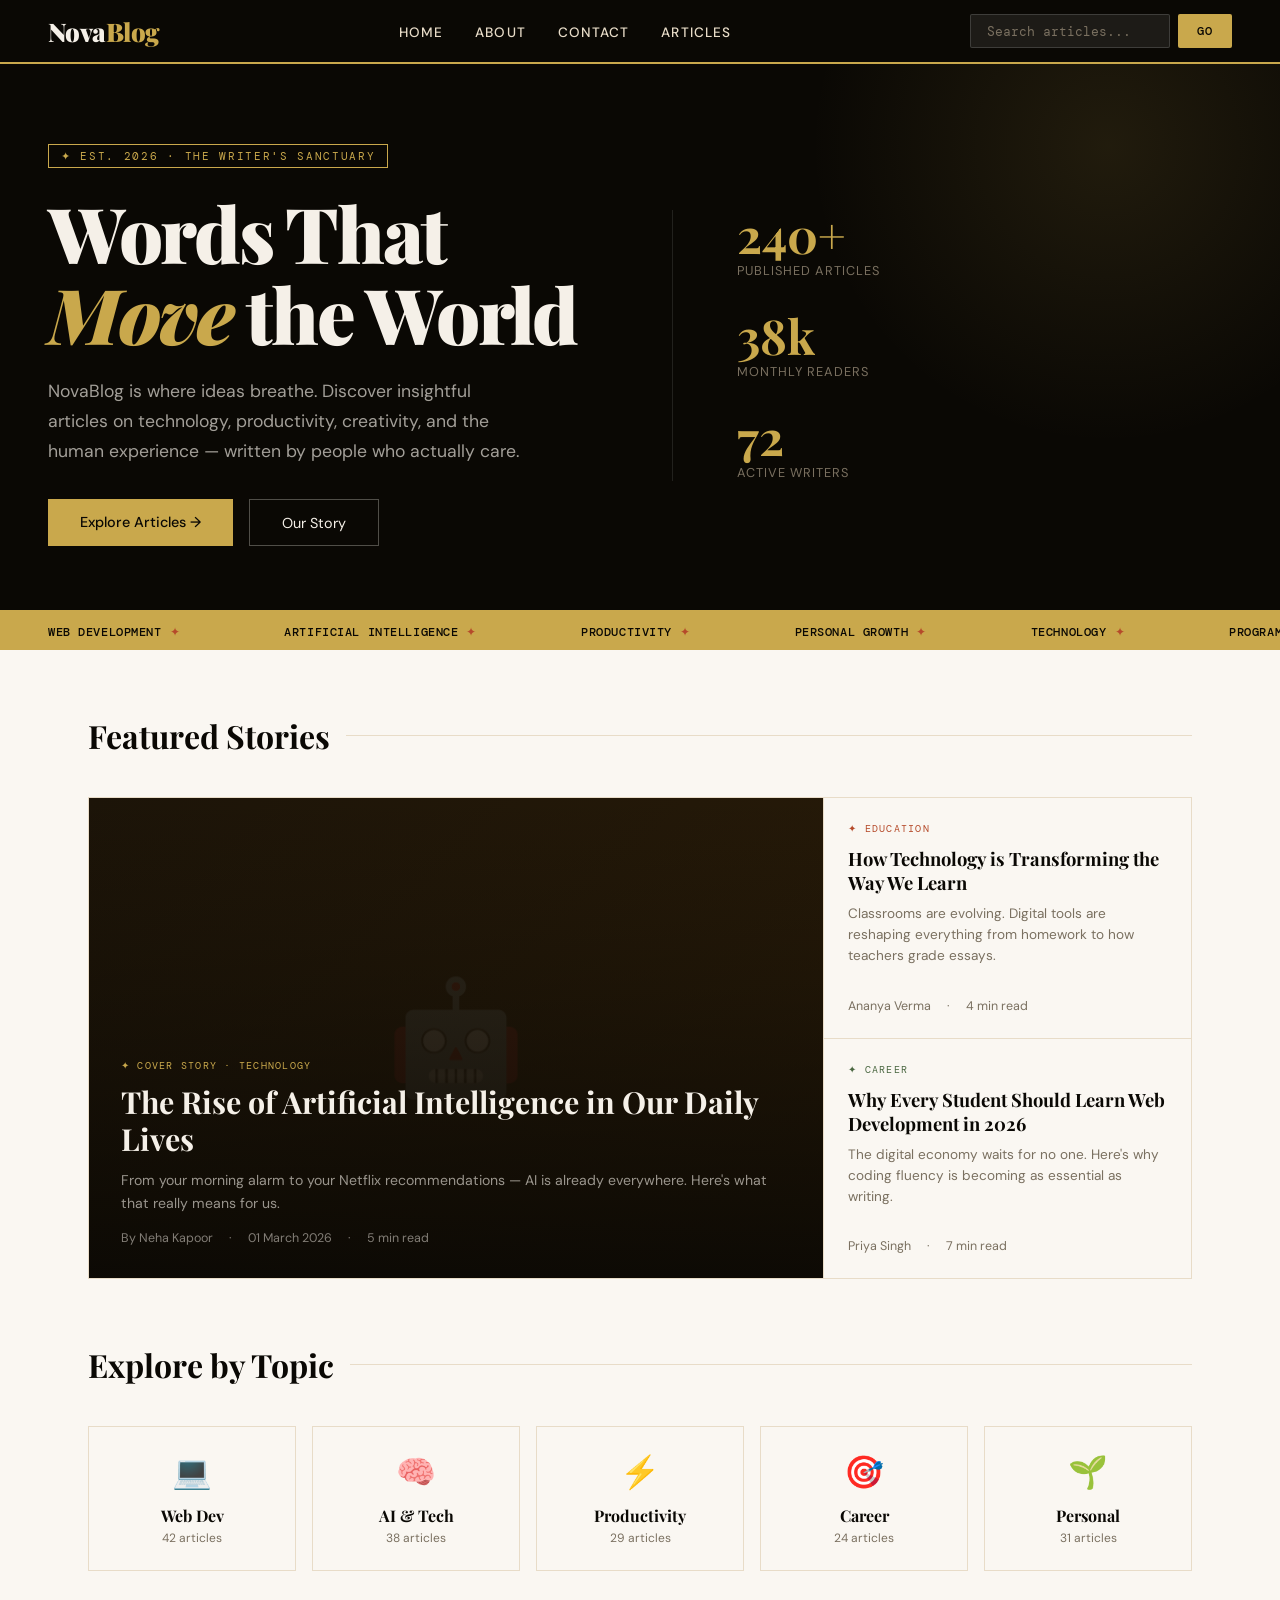
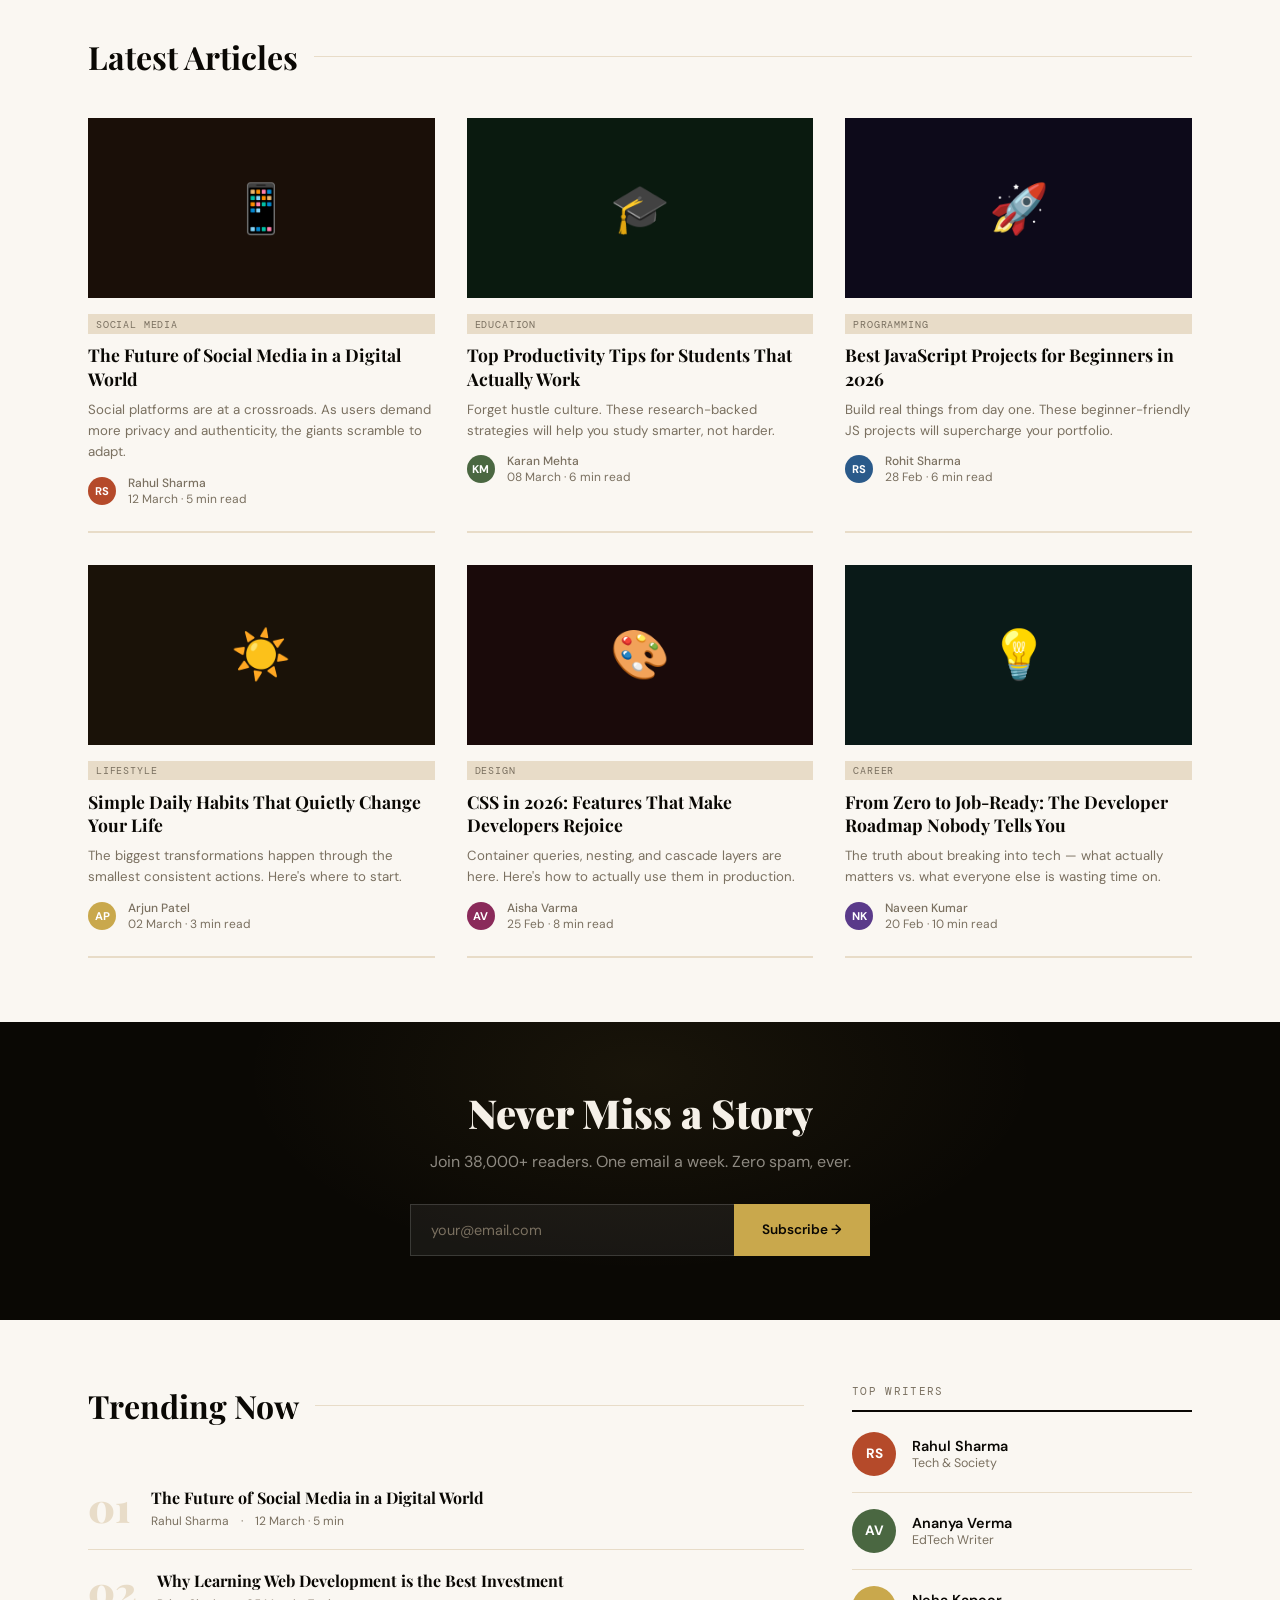
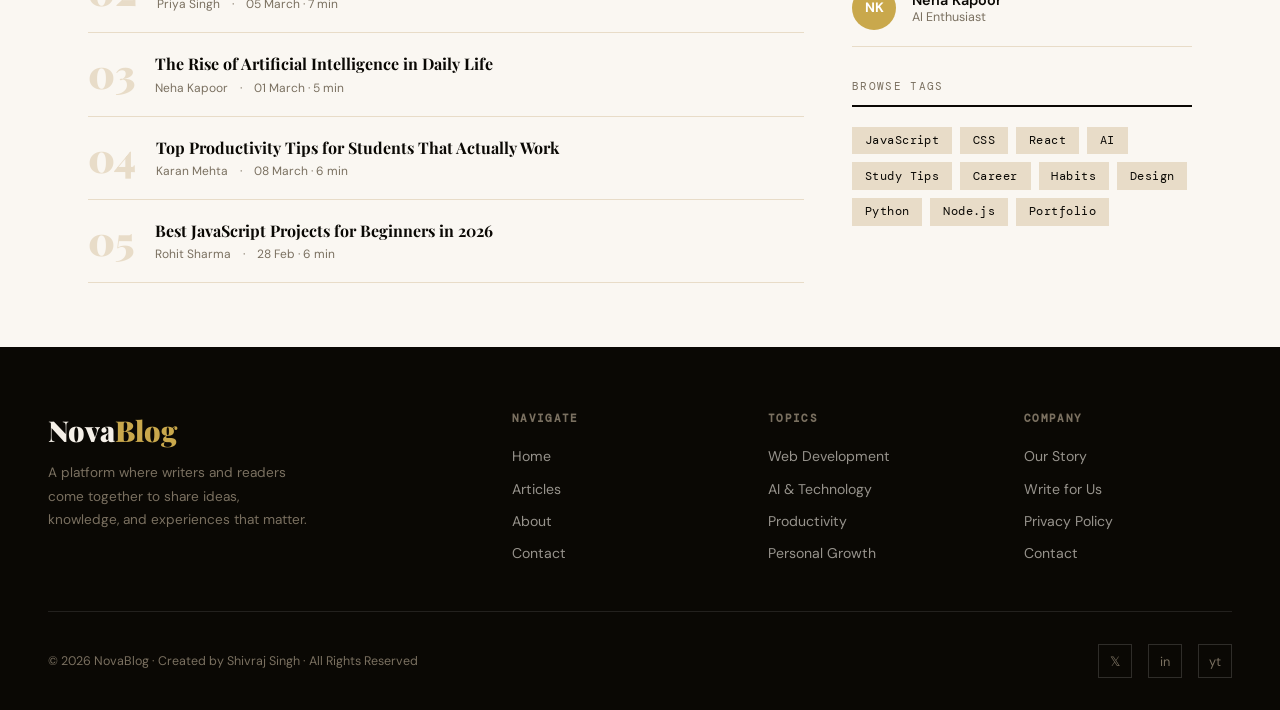
<file: index.html>
<!DOCTYPE html>
<html lang="en">
<head>
  <meta charset="UTF-8">
  <meta name="viewport" content="width=device-width, initial-scale=1.0">
  <title>NovaBlog — Heaven for Bloggers</title>
  <link rel="preconnect" href="https://fonts.googleapis.com">
  <link href="https://fonts.googleapis.com/css2?family=Playfair+Display:ital,wght@0,400;0,700;0,900;1,400;1,700&family=DM+Sans:wght@300;400;500&family=DM+Mono:wght@400;500&display=swap" rel="stylesheet">
  <style>
    *, *::before, *::after { margin: 0; padding: 0; box-sizing: border-box; }

    :root {
      --ink: #0a0804;
      --cream: #f5f0e8;
      --warm: #e8dcc8;
      --gold: #c9a84c;
      --rust: #b54a2a;
      --sage: #4a6741;
      --muted: #7a7060;
      --paper: #faf7f2;
    }

    html { scroll-behavior: smooth; }

    body {
      font-family: 'DM Sans', sans-serif;
      background: var(--paper);
      color: var(--ink);
      overflow-x: hidden;
    }

    /* ── NAV ── */
    nav {
      position: sticky; top: 0; z-index: 100;
      background: var(--ink);
      padding: 0 3rem;
      display: flex; align-items: center; justify-content: space-between;
      height: 64px;
      border-bottom: 2px solid var(--gold);
    }
    .nav-logo {
      font-family: 'Playfair Display', serif;
      font-size: 1.6rem; font-weight: 900;
      color: var(--cream);
      letter-spacing: -0.02em;
    }
    .nav-logo span { color: var(--gold); }
    .nav-links { display: flex; gap: 2rem; list-style: none; }
    .nav-links a {
      color: var(--warm); text-decoration: none;
      font-size: 0.85rem; font-weight: 500; letter-spacing: 0.08em;
      text-transform: uppercase;
      transition: color 0.2s;
    }
    .nav-links a:hover { color: var(--gold); }
    .nav-search {
      display: flex; gap: 0.5rem;
    }
    .nav-search input {
      background: rgba(255,255,255,0.08);
      border: 1px solid rgba(255,255,255,0.15);
      color: var(--cream);
      padding: 0.45rem 1rem;
      font-family: 'DM Mono', monospace; font-size: 0.8rem;
      border-radius: 2px;
      outline: none; width: 200px;
      transition: border-color 0.2s;
    }
    .nav-search input::placeholder { color: var(--muted); }
    .nav-search input:focus { border-color: var(--gold); }
    .btn-search {
      background: var(--gold); color: var(--ink);
      border: none; padding: 0.45rem 1.2rem;
      font-family: 'DM Mono', monospace; font-size: 0.75rem;
      font-weight: 500; letter-spacing: 0.06em;
      cursor: pointer; border-radius: 2px;
      text-transform: uppercase;
      transition: background 0.2s;
    }
    .btn-search:hover { background: var(--cream); }

    /* ── HERO ── */
    .hero {
      background: var(--ink);
      color: var(--cream);
      padding: 5rem 3rem 4rem;
      position: relative; overflow: hidden;
    }
    .hero::before {
      content: '';
      position: absolute; top: -40%; right: -10%;
      width: 600px; height: 600px;
      background: radial-gradient(circle, rgba(201,168,76,0.12) 0%, transparent 70%);
      pointer-events: none;
    }
    .hero-tag {
      display: inline-block;
      font-family: 'DM Mono', monospace; font-size: 0.7rem;
      letter-spacing: 0.15em; text-transform: uppercase;
      color: var(--gold); border: 1px solid var(--gold);
      padding: 0.25rem 0.75rem; margin-bottom: 1.5rem;
    }
    .hero-grid { display: grid; grid-template-columns: 1fr 1fr; gap: 4rem; align-items: center; max-width: 1200px; margin: 0 auto; }
    .hero h1 {
      font-family: 'Playfair Display', serif;
      font-size: clamp(3rem, 6vw, 5.5rem);
      font-weight: 900; line-height: 1.05;
      letter-spacing: -0.03em;
    }
    .hero h1 em { color: var(--gold); font-style: italic; }
    .hero p {
      color: rgba(245,240,232,0.65);
      font-size: 1.1rem; line-height: 1.7;
      margin: 1.5rem 0 2rem;
      max-width: 480px;
    }
    .hero-cta {
      display: flex; gap: 1rem; flex-wrap: wrap;
    }
    .btn-primary {
      background: var(--gold); color: var(--ink);
      padding: 0.85rem 2rem; border: none;
      font-family: 'DM Sans', sans-serif; font-weight: 500; font-size: 0.9rem;
      cursor: pointer; text-decoration: none; display: inline-block;
      transition: transform 0.2s, background 0.2s;
    }
    .btn-primary:hover { background: var(--cream); transform: translateY(-2px); }
    .btn-outline {
      background: transparent; color: var(--cream);
      padding: 0.85rem 2rem;
      border: 1px solid rgba(245,240,232,0.3);
      font-family: 'DM Sans', sans-serif; font-weight: 400; font-size: 0.9rem;
      cursor: pointer; text-decoration: none; display: inline-block;
      transition: border-color 0.2s, color 0.2s;
    }
    .btn-outline:hover { border-color: var(--gold); color: var(--gold); }
    .hero-stats {
      display: flex; flex-direction: column; gap: 2rem; justify-content: center;
      border-left: 1px solid rgba(255,255,255,0.1);
      padding-left: 4rem;
    }
    .stat-item { }
    .stat-num {
      font-family: 'Playfair Display', serif;
      font-size: 3rem; font-weight: 700;
      color: var(--gold); line-height: 1;
    }
    .stat-label {
      font-size: 0.8rem; color: var(--muted);
      letter-spacing: 0.08em; text-transform: uppercase;
      margin-top: 0.25rem;
    }

    /* ── TICKER ── */
    .ticker {
      background: var(--gold);
      padding: 0.6rem 0; overflow: hidden;
      white-space: nowrap;
    }
    .ticker-inner {
      display: inline-flex; gap: 0;
      animation: ticker 25s linear infinite;
    }
    .ticker-item {
      font-family: 'DM Mono', monospace; font-size: 0.72rem;
      font-weight: 500; letter-spacing: 0.05em;
      color: var(--ink); text-transform: uppercase;
      padding: 0 3rem;
    }
    .ticker-dot { color: var(--rust); margin: 0 0.5rem; }
    @keyframes ticker { 0% { transform: translateX(0); } 100% { transform: translateX(-50%); } }

    /* ── SECTION LABEL ── */
    .section-label {
      display: flex; align-items: center; gap: 1rem;
      margin-bottom: 2.5rem;
    }
    .section-label h2 {
      font-family: 'Playfair Display', serif;
      font-size: 2rem; font-weight: 700;
    }
    .section-label::after {
      content: ''; flex: 1;
      height: 1px; background: var(--warm);
    }

    /* ── FEATURED GRID ── */
    .featured-section {
      max-width: 1200px; margin: 4rem auto; padding: 0 3rem;
    }
    .featured-grid {
      display: grid;
      grid-template-columns: 2fr 1fr;
      grid-template-rows: auto auto;
      gap: 1.5px;
      background: var(--warm);
      border: 1.5px solid var(--warm);
    }
    .card-hero {
      grid-row: span 2;
      background: var(--ink);
      position: relative; overflow: hidden;
      min-height: 480px;
      display: flex; flex-direction: column; justify-content: flex-end;
      padding: 2rem;
      cursor: pointer;
    }
    .card-hero::before {
      content: '';
      position: absolute; inset: 0;
      background: linear-gradient(to top, rgba(10,8,4,0.9) 0%, rgba(10,8,4,0.3) 60%, transparent 100%);
      z-index: 1;
    }
    .card-hero-bg {
      position: absolute; inset: 0;
      background: linear-gradient(135deg, #1a1208 0%, #2d1f0a 50%, #1a0f08 100%);
      display: flex; align-items: center; justify-content: center;
      font-size: 8rem; opacity: 0.15;
    }
    .card-hero-content { position: relative; z-index: 2; }
    .card-category {
      font-family: 'DM Mono', monospace; font-size: 0.65rem;
      letter-spacing: 0.12em; text-transform: uppercase;
      color: var(--gold); margin-bottom: 0.75rem;
    }
    .card-hero h3 {
      font-family: 'Playfair Display', serif;
      font-size: 1.9rem; font-weight: 700; line-height: 1.2;
      color: var(--cream); margin-bottom: 0.75rem;
    }
    .card-meta {
      font-size: 0.78rem; color: rgba(245,240,232,0.5);
      display: flex; gap: 1rem;
    }
    .card-small {
      background: var(--paper);
      padding: 1.5rem;
      display: flex; flex-direction: column; justify-content: space-between;
      min-height: 230px;
      cursor: pointer; transition: background 0.2s;
    }
    .card-small:hover { background: var(--cream); }
    .card-small h3 {
      font-family: 'Playfair Display', serif;
      font-size: 1.15rem; font-weight: 700; line-height: 1.3;
      margin-bottom: 0.5rem;
    }
    .card-small p {
      font-size: 0.85rem; color: var(--muted);
      line-height: 1.55; flex: 1; margin: 0.5rem 0;
    }
    .card-small .card-meta { color: var(--muted); }
    .card-hero-img-placeholder {
      position: absolute; inset: 0;
      background: linear-gradient(135deg, #1c1408 0%, #2a1c08 100%);
    }
    .big-emoji {
      position: absolute; top: 50%; left: 50%;
      transform: translate(-50%, -50%);
      font-size: 7rem; opacity: 0.12;
    }

    /* ── ALL ARTICLES ── */
    .articles-section {
      max-width: 1200px; margin: 4rem auto; padding: 0 3rem;
    }
    .articles-grid {
      display: grid;
      grid-template-columns: repeat(3, 1fr);
      gap: 2rem;
    }
    .article-card {
      border-bottom: 2px solid var(--warm);
      padding-bottom: 1.5rem;
      cursor: pointer;
      transition: border-color 0.2s;
    }
    .article-card:hover { border-color: var(--gold); }
    .article-card:hover .article-title { color: var(--rust); }
    .article-img {
      width: 100%; height: 180px;
      background: var(--warm);
      display: flex; align-items: center; justify-content: center;
      font-size: 3rem; margin-bottom: 1rem;
      overflow: hidden; position: relative;
    }
    .article-img-inner {
      width: 100%; height: 100%;
      display: flex; align-items: center; justify-content: center;
    }
    .article-title {
      font-family: 'Playfair Display', serif;
      font-size: 1.1rem; font-weight: 700; line-height: 1.35;
      margin-bottom: 0.5rem;
      transition: color 0.2s;
    }
    .article-excerpt {
      font-size: 0.83rem; color: var(--muted); line-height: 1.6;
      margin-bottom: 0.75rem;
    }
    .article-meta {
      display: flex; align-items: center; gap: 0.75rem;
      font-size: 0.75rem; color: var(--muted);
    }
    .author-dot {
      width: 28px; height: 28px; border-radius: 50%;
      display: flex; align-items: center; justify-content: center;
      font-size: 0.7rem; font-weight: 700;
      color: white; flex-shrink: 0;
    }
    .tag {
      font-family: 'DM Mono', monospace; font-size: 0.65rem;
      letter-spacing: 0.08em; text-transform: uppercase;
      background: var(--warm); color: var(--muted);
      padding: 0.2rem 0.5rem;
    }

    /* ── NEWSLETTER ── */
    .newsletter {
      background: var(--ink); color: var(--cream);
      padding: 4rem 3rem; text-align: center; margin: 3rem 0;
      position: relative; overflow: hidden;
    }
    .newsletter::before {
      content: '';
      position: absolute; top: -50%; left: 50%; transform: translateX(-50%);
      width: 800px; height: 400px;
      background: radial-gradient(ellipse, rgba(201,168,76,0.08) 0%, transparent 70%);
    }
    .newsletter h2 {
      font-family: 'Playfair Display', serif;
      font-size: 2.5rem; font-weight: 900;
      margin-bottom: 0.75rem; position: relative;
    }
    .newsletter p { color: rgba(245,240,232,0.55); margin-bottom: 2rem; font-size: 1rem; position: relative; }
    .newsletter-form {
      display: flex; gap: 0; max-width: 460px; margin: 0 auto;
      position: relative;
    }
    .newsletter-form input {
      flex: 1; padding: 1rem 1.25rem;
      background: rgba(255,255,255,0.06);
      border: 1px solid rgba(255,255,255,0.15);
      border-right: none; color: var(--cream);
      font-family: 'DM Sans', sans-serif; font-size: 0.9rem;
      outline: none;
    }
    .newsletter-form input::placeholder { color: var(--muted); }
    .newsletter-form button {
      background: var(--gold); color: var(--ink);
      border: none; padding: 1rem 1.75rem;
      font-family: 'DM Sans', sans-serif; font-weight: 600; font-size: 0.85rem;
      cursor: pointer; white-space: nowrap;
      transition: background 0.2s;
    }
    .newsletter-form button:hover { background: var(--cream); }

    /* ── CATEGORIES ── */
    .categories-section {
      max-width: 1200px; margin: 4rem auto; padding: 0 3rem;
    }
    .categories-grid {
      display: grid; grid-template-columns: repeat(5, 1fr); gap: 1rem;
    }
    .cat-card {
      padding: 1.5rem 1rem; text-align: center;
      border: 1.5px solid var(--warm);
      cursor: pointer; transition: all 0.2s;
    }
    .cat-card:hover { border-color: var(--gold); background: var(--ink); color: var(--cream); }
    .cat-icon { font-size: 2rem; margin-bottom: 0.75rem; }
    .cat-name {
      font-family: 'Playfair Display', serif;
      font-size: 1rem; font-weight: 700; margin-bottom: 0.25rem;
    }
    .cat-count { font-size: 0.75rem; color: var(--muted); }
    .cat-card:hover .cat-count { color: var(--muted); }

    /* ── SIDEBAR LAYOUT ── */
    .sidebar-section {
      max-width: 1200px; margin: 4rem auto; padding: 0 3rem;
      display: grid; grid-template-columns: 1fr 340px; gap: 3rem;
    }
    .trending-list { display: flex; flex-direction: column; gap: 0; }
    .trending-item {
      display: flex; align-items: flex-start; gap: 1.25rem;
      padding: 1.25rem 0; border-bottom: 1px solid var(--warm);
      cursor: pointer;
    }
    .trending-item:hover .trending-title { color: var(--rust); }
    .trending-num {
      font-family: 'Playfair Display', serif;
      font-size: 2.5rem; font-weight: 900;
      color: var(--warm); line-height: 1;
      min-width: 40px;
    }
    .trending-title {
      font-family: 'Playfair Display', serif;
      font-size: 1rem; font-weight: 700; line-height: 1.35;
      margin-bottom: 0.3rem; transition: color 0.2s;
    }
    .sidebar-widget { margin-bottom: 2rem; }
    .sidebar-title {
      font-family: 'DM Mono', monospace; font-size: 0.7rem;
      letter-spacing: 0.12em; text-transform: uppercase;
      color: var(--muted); margin-bottom: 1.25rem;
      padding-bottom: 0.75rem; border-bottom: 2px solid var(--ink);
    }
    .tag-cloud { display: flex; flex-wrap: wrap; gap: 0.5rem; }
    .tag-cloud a {
      text-decoration: none;
      font-family: 'DM Mono', monospace; font-size: 0.72rem;
      background: var(--warm); color: var(--ink);
      padding: 0.4rem 0.8rem; letter-spacing: 0.04em;
      transition: all 0.2s;
    }
    .tag-cloud a:hover { background: var(--ink); color: var(--gold); }
    .top-author {
      display: flex; align-items: center; gap: 1rem;
      margin-bottom: 1rem; padding-bottom: 1rem;
      border-bottom: 1px solid var(--warm);
    }
    .author-avatar {
      width: 44px; height: 44px; border-radius: 50%;
      display: flex; align-items: center; justify-content: center;
      font-size: 0.85rem; font-weight: 700; color: white; flex-shrink: 0;
    }
    .author-name { font-weight: 600; font-size: 0.9rem; }
    .author-bio { font-size: 0.78rem; color: var(--muted); }

    /* ── FOOTER ── */
    footer {
      background: var(--ink); color: var(--cream);
      padding: 4rem 3rem 2rem;
    }
    .footer-grid {
      max-width: 1200px; margin: 0 auto;
      display: grid; grid-template-columns: 2fr 1fr 1fr 1fr;
      gap: 3rem; padding-bottom: 3rem;
      border-bottom: 1px solid rgba(255,255,255,0.1);
    }
    .footer-brand h3 {
      font-family: 'Playfair Display', serif;
      font-size: 1.8rem; font-weight: 900;
      color: var(--cream); margin-bottom: 0.75rem;
    }
    .footer-brand h3 span { color: var(--gold); }
    .footer-brand p { color: var(--muted); font-size: 0.85rem; line-height: 1.7; max-width: 260px; }
    .footer-col h4 {
      font-family: 'DM Mono', monospace; font-size: 0.68rem;
      letter-spacing: 0.12em; text-transform: uppercase;
      color: var(--muted); margin-bottom: 1.25rem;
    }
    .footer-col ul { list-style: none; display: flex; flex-direction: column; gap: 0.7rem; }
    .footer-col ul a { color: rgba(245,240,232,0.6); text-decoration: none; font-size: 0.88rem; transition: color 0.2s; }
    .footer-col ul a:hover { color: var(--gold); }
    .footer-bottom {
      max-width: 1200px; margin: 2rem auto 0;
      display: flex; justify-content: space-between; align-items: center;
      font-size: 0.78rem; color: var(--muted);
    }
    .social-links { display: flex; gap: 1rem; }
    .social-link {
      width: 34px; height: 34px;
      border: 1px solid rgba(255,255,255,0.15);
      display: flex; align-items: center; justify-content: center;
      font-size: 0.8rem; color: var(--muted);
      text-decoration: none; transition: all 0.2s;
    }
    .social-link:hover { border-color: var(--gold); color: var(--gold); }

    /* ── ANIMATIONS ── */
    @keyframes fadeUp {
      from { opacity: 0; transform: translateY(24px); }
      to { opacity: 1; transform: translateY(0); }
    }
    .hero-grid { animation: fadeUp 0.7s ease both; }

    /* ── RESPONSIVE ── */
    @media (max-width: 900px) {
      nav { padding: 0 1.5rem; }
      .nav-links { display: none; }
      .hero { padding: 3rem 1.5rem; }
      .hero-grid { grid-template-columns: 1fr; gap: 2rem; }
      .hero-stats { border-left: none; padding-left: 0; flex-direction: row; }
      .featured-section, .articles-section, .sidebar-section, .categories-section { padding: 0 1.5rem; }
      .articles-grid { grid-template-columns: 1fr; }
      .featured-grid { grid-template-columns: 1fr; }
      .card-hero { grid-row: span 1; }
      .categories-grid { grid-template-columns: repeat(3, 1fr); }
      .sidebar-section { grid-template-columns: 1fr; }
      .footer-grid { grid-template-columns: 1fr 1fr; }
    }
  </style>
</head>
<body>

<!-- NAV -->
<nav>
  <div class="nav-logo">Nova<span>Blog</span></div>
  <ul class="nav-links">
    <li><a href="index.html">Home</a></li>
    <li><a href="About.html">About</a></li>
    <li><a href="contact.html">Contact</a></li>
    <li><a href="blog.html">Articles</a></li>
  </ul>
  <form class="nav-search" action="search.html" method="get">
    <input type="text" name="query" placeholder="Search articles...">
    <button type="submit" class="btn-search">Go</button>
  </form>
</nav>

<!-- HERO -->
<section class="hero">
  <div class="hero-grid">
    <div>
      <div class="hero-tag">✦ Est. 2026 · The Writer's Sanctuary</div>
      <h1>Words That <em>Move</em> the World</h1>
      <p>NovaBlog is where ideas breathe. Discover insightful articles on technology, productivity, creativity, and the human experience — written by people who actually care.</p>
      <div class="hero-cta">
        <a href="blog.html" class="btn-primary">Explore Articles →</a>
        <a href="About.html" class="btn-outline">Our Story</a>
      </div>
    </div>
    <div class="hero-stats">
      <div class="stat-item">
        <div class="stat-num">240+</div>
        <div class="stat-label">Published Articles</div>
      </div>
      <div class="stat-item">
        <div class="stat-num">38k</div>
        <div class="stat-label">Monthly Readers</div>
      </div>
      <div class="stat-item">
        <div class="stat-num">72</div>
        <div class="stat-label">Active Writers</div>
      </div>
    </div>
  </div>
</section>

<!-- TICKER -->
<div class="ticker">
  <div class="ticker-inner">
    <span class="ticker-item">Web Development<span class="ticker-dot">✦</span></span>
    <span class="ticker-item">Artificial Intelligence<span class="ticker-dot">✦</span></span>
    <span class="ticker-item">Productivity<span class="ticker-dot">✦</span></span>
    <span class="ticker-item">Personal Growth<span class="ticker-dot">✦</span></span>
    <span class="ticker-item">Technology<span class="ticker-dot">✦</span></span>
    <span class="ticker-item">Programming<span class="ticker-dot">✦</span></span>
    <span class="ticker-item">Design<span class="ticker-dot">✦</span></span>
    <span class="ticker-item">Career<span class="ticker-dot">✦</span></span>
    <span class="ticker-item">Web Development<span class="ticker-dot">✦</span></span>
    <span class="ticker-item">Artificial Intelligence<span class="ticker-dot">✦</span></span>
    <span class="ticker-item">Productivity<span class="ticker-dot">✦</span></span>
    <span class="ticker-item">Personal Growth<span class="ticker-dot">✦</span></span>
    <span class="ticker-item">Technology<span class="ticker-dot">✦</span></span>
    <span class="ticker-item">Programming<span class="ticker-dot">✦</span></span>
    <span class="ticker-item">Design<span class="ticker-dot">✦</span></span>
    <span class="ticker-item">Career<span class="ticker-dot">✦</span></span>
  </div>
</div>

<!-- FEATURED -->
<section class="featured-section">
  <div class="section-label"><h2>Featured Stories</h2></div>
  <div class="featured-grid">
    <div class="card-hero">
      <div class="card-hero-img-placeholder"></div>
      <div class="big-emoji">🤖</div>
      <div class="card-hero-content">
        <div class="card-category">✦ Cover Story · Technology</div>
        <h3>The Rise of Artificial Intelligence in Our Daily Lives</h3>
        <p style="color:rgba(245,240,232,0.6);font-size:0.88rem;line-height:1.6;margin-bottom:1rem;">From your morning alarm to your Netflix recommendations — AI is already everywhere. Here's what that really means for us.</p>
        <div class="card-meta">
          <span>By Neha Kapoor</span>
          <span>·</span>
          <span>01 March 2026</span>
          <span>·</span>
          <span>5 min read</span>
        </div>
      </div>
    </div>
    <div class="card-small">
      <div>
        <div class="card-category" style="color:var(--rust)">✦ Education</div>
        <h3>How Technology is Transforming the Way We Learn</h3>
        <p>Classrooms are evolving. Digital tools are reshaping everything from homework to how teachers grade essays.</p>
      </div>
      <div class="card-meta">
        <span>Ananya Verma</span> <span>·</span> <span>4 min read</span>
      </div>
    </div>
    <div class="card-small">
      <div>
        <div class="card-category" style="color:var(--sage)">✦ Career</div>
        <h3>Why Every Student Should Learn Web Development in 2026</h3>
        <p>The digital economy waits for no one. Here's why coding fluency is becoming as essential as writing.</p>
      </div>
      <div class="card-meta">
        <span>Priya Singh</span> <span>·</span> <span>7 min read</span>
      </div>
    </div>
  </div>
</section>

<!-- CATEGORIES -->
<section class="categories-section">
  <div class="section-label"><h2>Explore by Topic</h2></div>
  <div class="categories-grid">
    <div class="cat-card">
      <div class="cat-icon">💻</div>
      <div class="cat-name">Web Dev</div>
      <div class="cat-count">42 articles</div>
    </div>
    <div class="cat-card">
      <div class="cat-icon">🧠</div>
      <div class="cat-name">AI & Tech</div>
      <div class="cat-count">38 articles</div>
    </div>
    <div class="cat-card">
      <div class="cat-icon">⚡</div>
      <div class="cat-name">Productivity</div>
      <div class="cat-count">29 articles</div>
    </div>
    <div class="cat-card">
      <div class="cat-icon">🎯</div>
      <div class="cat-name">Career</div>
      <div class="cat-count">24 articles</div>
    </div>
    <div class="cat-card">
      <div class="cat-icon">🌱</div>
      <div class="cat-name">Personal</div>
      <div class="cat-count">31 articles</div>
    </div>
  </div>
</section>

<!-- ARTICLES GRID -->
<section class="articles-section">
  <div class="section-label"><h2>Latest Articles</h2></div>
  <div class="articles-grid">

    <article class="article-card">
      <div class="article-img" style="background:#1a0f08;">
        <div class="article-img-inner">📱</div>
      </div>
      <div class="tag">Social Media</div>
      <h3 class="article-title" style="margin-top:0.6rem;">The Future of Social Media in a Digital World</h3>
      <p class="article-excerpt">Social platforms are at a crossroads. As users demand more privacy and authenticity, the giants scramble to adapt.</p>
      <div class="article-meta">
        <div class="author-dot" style="background:#b54a2a;">RS</div>
        <div>
          <div style="font-weight:500;">Rahul Sharma</div>
          <div>12 March · 5 min read</div>
        </div>
      </div>
    </article>

    <article class="article-card">
      <div class="article-img" style="background:#0a1a0f;">
        <div class="article-img-inner">🎓</div>
      </div>
      <div class="tag">Education</div>
      <h3 class="article-title" style="margin-top:0.6rem;">Top Productivity Tips for Students That Actually Work</h3>
      <p class="article-excerpt">Forget hustle culture. These research-backed strategies will help you study smarter, not harder.</p>
      <div class="article-meta">
        <div class="author-dot" style="background:#4a6741;">KM</div>
        <div>
          <div style="font-weight:500;">Karan Mehta</div>
          <div>08 March · 6 min read</div>
        </div>
      </div>
    </article>

    <article class="article-card">
      <div class="article-img" style="background:#0d0a1a;">
        <div class="article-img-inner">🚀</div>
      </div>
      <div class="tag">Programming</div>
      <h3 class="article-title" style="margin-top:0.6rem;">Best JavaScript Projects for Beginners in 2026</h3>
      <p class="article-excerpt">Build real things from day one. These beginner-friendly JS projects will supercharge your portfolio.</p>
      <div class="article-meta">
        <div class="author-dot" style="background:#2a5a8a;">RS</div>
        <div>
          <div style="font-weight:500;">Rohit Sharma</div>
          <div>28 Feb · 6 min read</div>
        </div>
      </div>
    </article>

    <article class="article-card">
      <div class="article-img" style="background:#1a1208;">
        <div class="article-img-inner">☀️</div>
      </div>
      <div class="tag">Lifestyle</div>
      <h3 class="article-title" style="margin-top:0.6rem;">Simple Daily Habits That Quietly Change Your Life</h3>
      <p class="article-excerpt">The biggest transformations happen through the smallest consistent actions. Here's where to start.</p>
      <div class="article-meta">
        <div class="author-dot" style="background:#c9a84c;">AP</div>
        <div>
          <div style="font-weight:500;">Arjun Patel</div>
          <div>02 March · 3 min read</div>
        </div>
      </div>
    </article>

    <article class="article-card">
      <div class="article-img" style="background:#1a0a0a;">
        <div class="article-img-inner">🎨</div>
      </div>
      <div class="tag">Design</div>
      <h3 class="article-title" style="margin-top:0.6rem;">CSS in 2026: Features That Make Developers Rejoice</h3>
      <p class="article-excerpt">Container queries, nesting, and cascade layers are here. Here's how to actually use them in production.</p>
      <div class="article-meta">
        <div class="author-dot" style="background:#8a2a5a;">AV</div>
        <div>
          <div style="font-weight:500;">Aisha Varma</div>
          <div>25 Feb · 8 min read</div>
        </div>
      </div>
    </article>

    <article class="article-card">
      <div class="article-img" style="background:#0a1a18;">
        <div class="article-img-inner">💡</div>
      </div>
      <div class="tag">Career</div>
      <h3 class="article-title" style="margin-top:0.6rem;">From Zero to Job-Ready: The Developer Roadmap Nobody Tells You</h3>
      <p class="article-excerpt">The truth about breaking into tech — what actually matters vs. what everyone else is wasting time on.</p>
      <div class="article-meta">
        <div class="author-dot" style="background:#5a3a8a;">NK</div>
        <div>
          <div style="font-weight:500;">Naveen Kumar</div>
          <div>20 Feb · 10 min read</div>
        </div>
      </div>
    </article>

  </div>
</section>

<!-- NEWSLETTER -->
<div class="newsletter">
  <h2>Never Miss a Story</h2>
  <p>Join 38,000+ readers. One email a week. Zero spam, ever.</p>
  <form class="newsletter-form">
    <input type="email" placeholder="your@email.com">
    <button type="submit">Subscribe →</button>
  </form>
</div>

<!-- TRENDING + SIDEBAR -->
<section class="sidebar-section">
  <div>
    <div class="section-label"><h2>Trending Now</h2></div>
    <div class="trending-list">
      <div class="trending-item">
        <div class="trending-num">01</div>
        <div>
          <div class="trending-title">The Future of Social Media in a Digital World</div>
          <div class="article-meta"><span>Rahul Sharma</span><span>·</span><span>12 March · 5 min</span></div>
        </div>
      </div>
      <div class="trending-item">
        <div class="trending-num">02</div>
        <div>
          <div class="trending-title">Why Learning Web Development is the Best Investment</div>
          <div class="article-meta"><span>Priya Singh</span><span>·</span><span>05 March · 7 min</span></div>
        </div>
      </div>
      <div class="trending-item">
        <div class="trending-num">03</div>
        <div>
          <div class="trending-title">The Rise of Artificial Intelligence in Daily Life</div>
          <div class="article-meta"><span>Neha Kapoor</span><span>·</span><span>01 March · 5 min</span></div>
        </div>
      </div>
      <div class="trending-item">
        <div class="trending-num">04</div>
        <div>
          <div class="trending-title">Top Productivity Tips for Students That Actually Work</div>
          <div class="article-meta"><span>Karan Mehta</span><span>·</span><span>08 March · 6 min</span></div>
        </div>
      </div>
      <div class="trending-item">
        <div class="trending-num">05</div>
        <div>
          <div class="trending-title">Best JavaScript Projects for Beginners in 2026</div>
          <div class="article-meta"><span>Rohit Sharma</span><span>·</span><span>28 Feb · 6 min</span></div>
        </div>
      </div>
    </div>
  </div>
  <aside>
    <div class="sidebar-widget">
      <div class="sidebar-title">Top Writers</div>
      <div class="top-author">
        <div class="author-avatar" style="background:#b54a2a;">RS</div>
        <div><div class="author-name">Rahul Sharma</div><div class="author-bio">Tech & Society</div></div>
      </div>
      <div class="top-author">
        <div class="author-avatar" style="background:#4a6741;">AV</div>
        <div><div class="author-name">Ananya Verma</div><div class="author-bio">EdTech Writer</div></div>
      </div>
      <div class="top-author">
        <div class="author-avatar" style="background:#c9a84c;">NK</div>
        <div><div class="author-name">Neha Kapoor</div><div class="author-bio">AI Enthusiast</div></div>
      </div>
    </div>
    <div class="sidebar-widget">
      <div class="sidebar-title">Browse Tags</div>
      <div class="tag-cloud">
        <a href="#">JavaScript</a>
        <a href="#">CSS</a>
        <a href="#">React</a>
        <a href="#">AI</a>
        <a href="#">Study Tips</a>
        <a href="#">Career</a>
        <a href="#">Habits</a>
        <a href="#">Design</a>
        <a href="#">Python</a>
        <a href="#">Node.js</a>
        <a href="#">Portfolio</a>
      </div>
    </div>
  </aside>
</section>

<!-- FOOTER -->
<footer>
  <div class="footer-grid">
    <div class="footer-brand">
      <h3>Nova<span>Blog</span></h3>
      <p>A platform where writers and readers come together to share ideas, knowledge, and experiences that matter.</p>
    </div>
    <div class="footer-col">
      <h4>Navigate</h4>
      <ul>
        <li><a href="index.html">Home</a></li>
        <li><a href="blog.html">Articles</a></li>
        <li><a href="About.html">About</a></li>
        <li><a href="contact.html">Contact</a></li>
      </ul>
    </div>
    <div class="footer-col">
      <h4>Topics</h4>
      <ul>
        <li><a href="#">Web Development</a></li>
        <li><a href="#">AI & Technology</a></li>
        <li><a href="#">Productivity</a></li>
        <li><a href="#">Personal Growth</a></li>
      </ul>
    </div>
    <div class="footer-col">
      <h4>Company</h4>
      <ul>
        <li><a href="About.html">Our Story</a></li>
        <li><a href="#">Write for Us</a></li>
        <li><a href="#">Privacy Policy</a></li>
        <li><a href="contact.html">Contact</a></li>
      </ul>
    </div>
  </div>
  <div class="footer-bottom">
    <span>© 2026 NovaBlog · Created by Shivraj Singh · All Rights Reserved</span>
    <div class="social-links">
      <a class="social-link" href="#">𝕏</a>
      <a class="social-link" href="#">in</a>
      <a class="social-link" href="#">yt</a>
    </div>
  </div>
</footer>

</body>
</html>
</file>
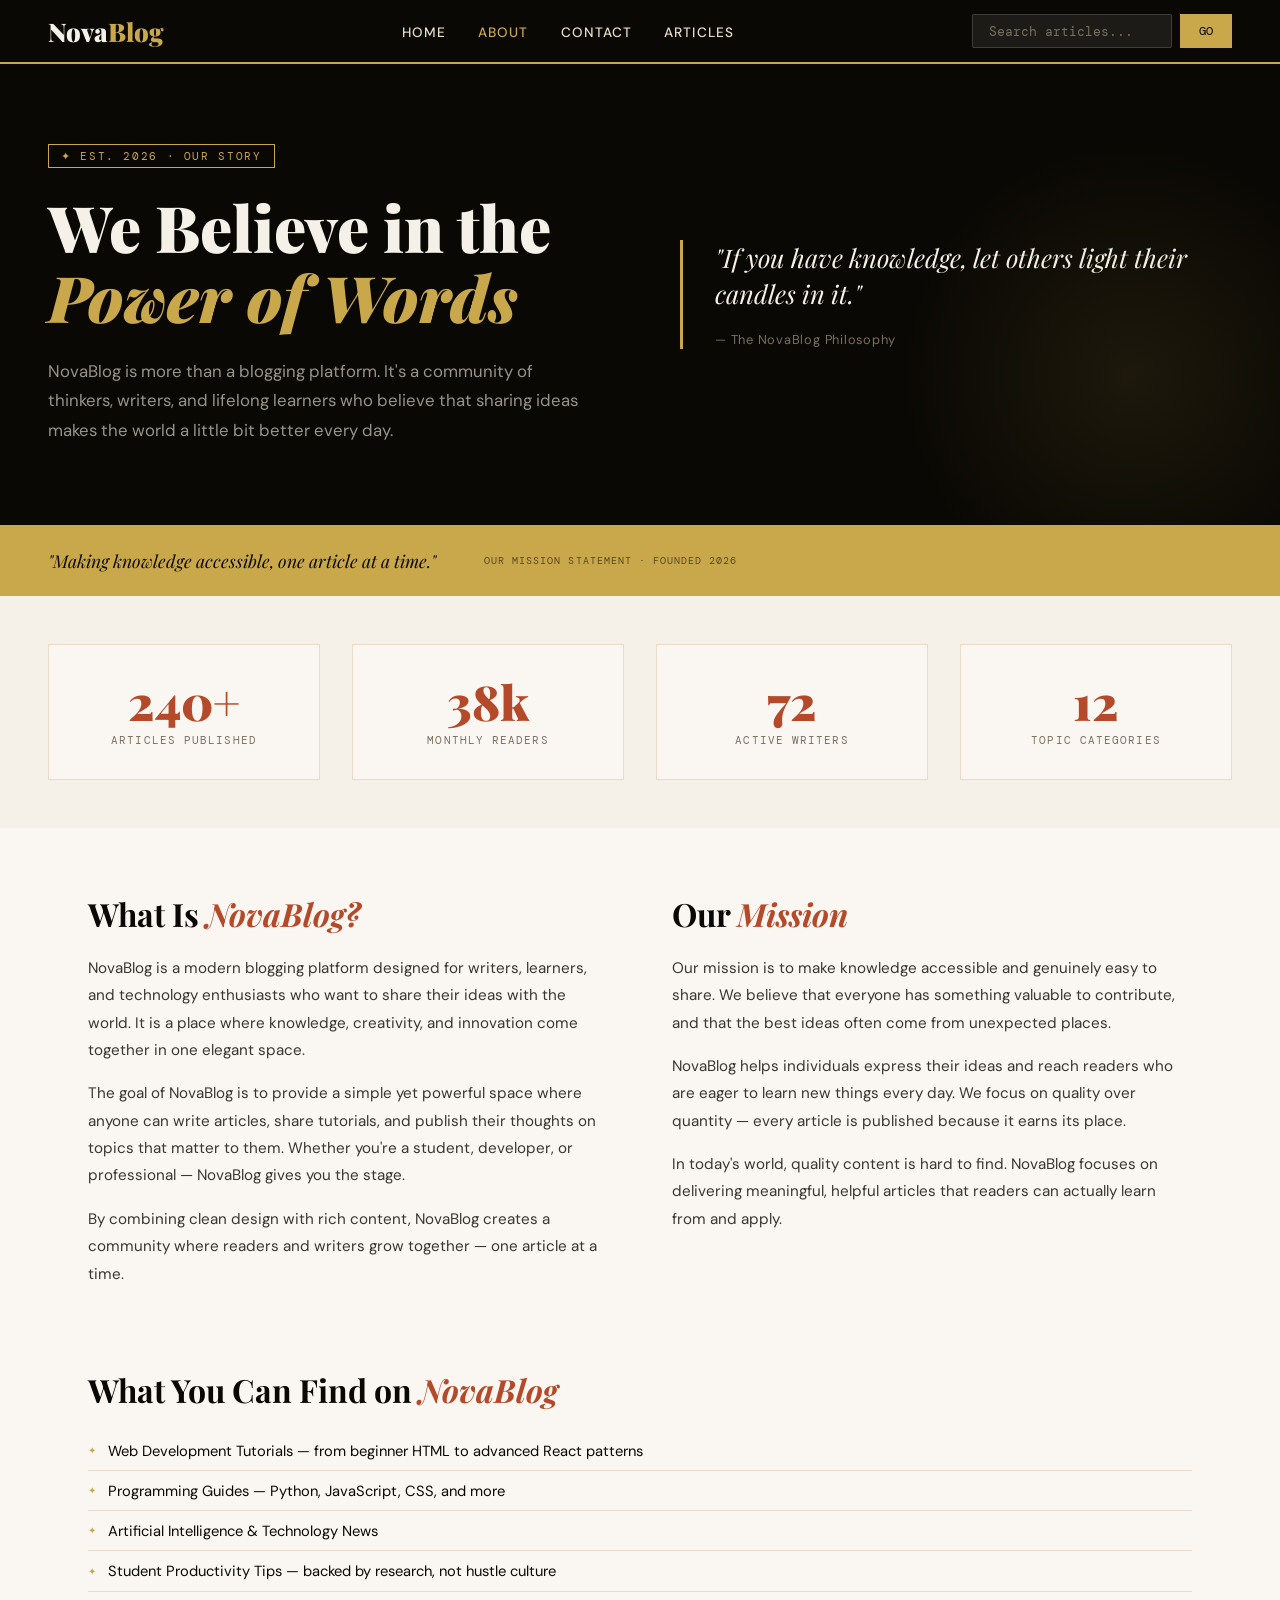
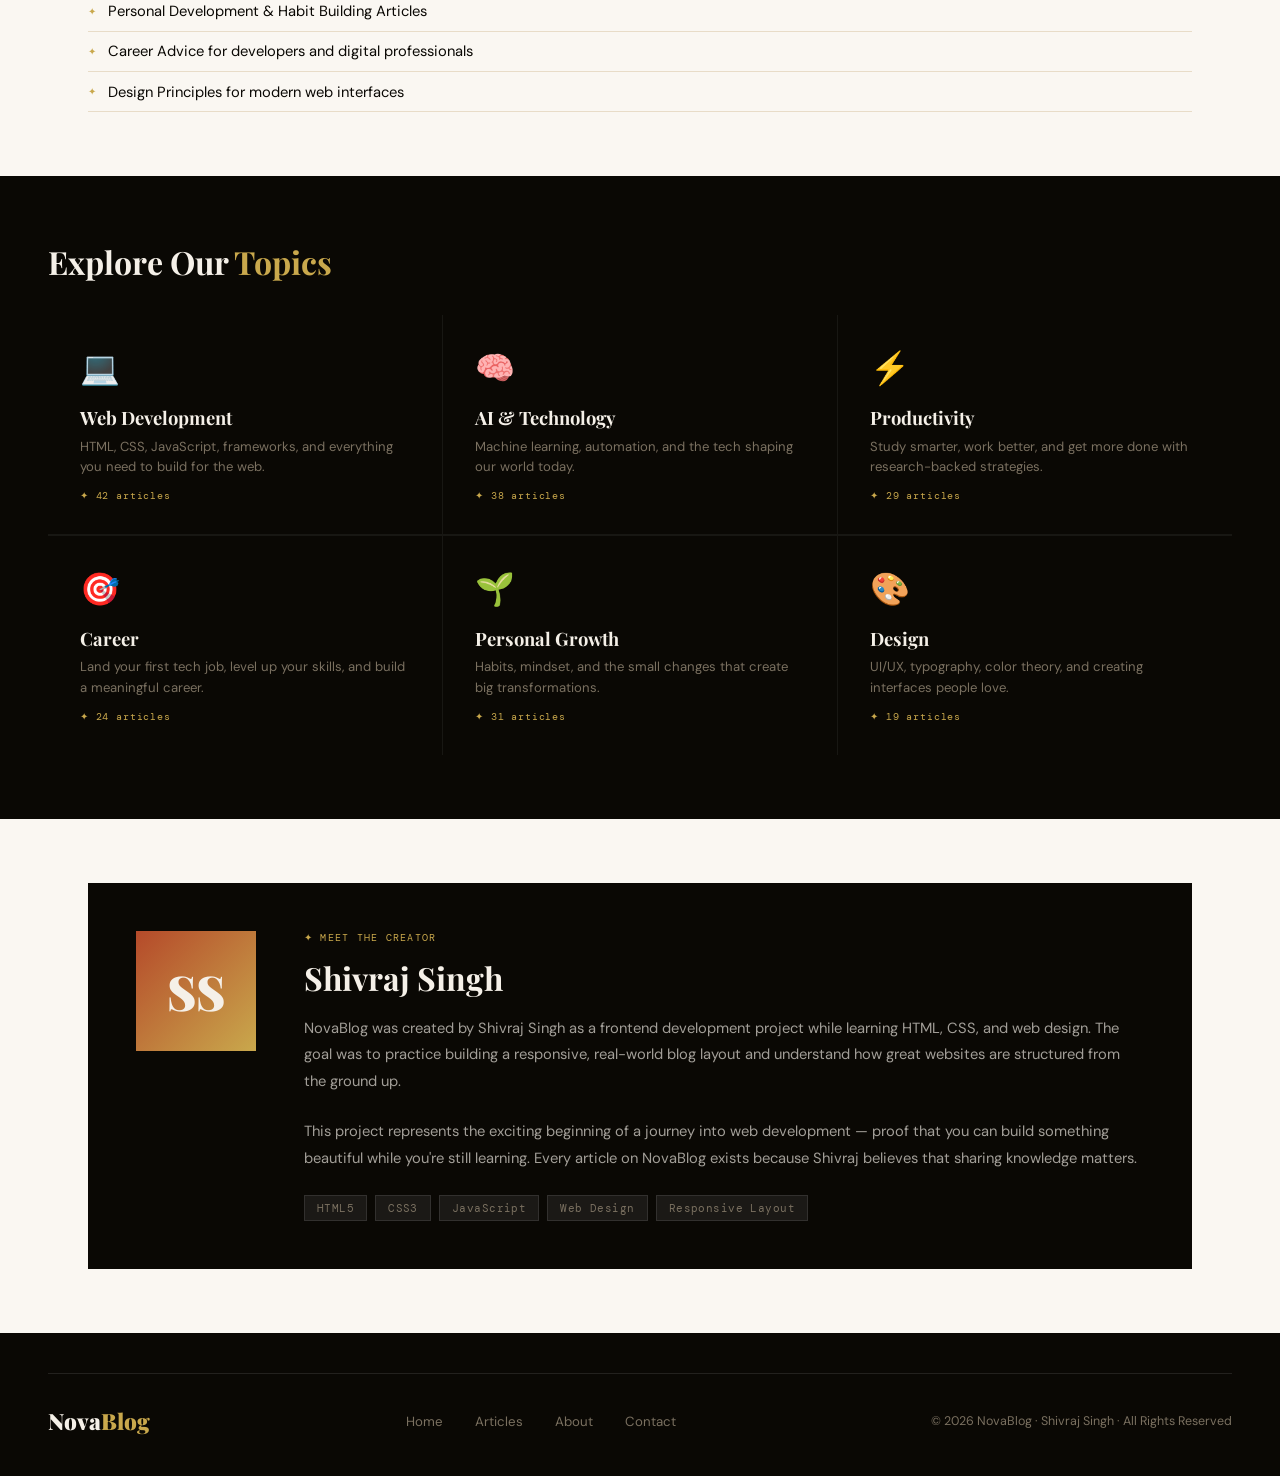
<file: About.html>
<!DOCTYPE html>
<html lang="en">
<head>
  <meta charset="UTF-8">
  <meta name="viewport" content="width=device-width, initial-scale=1.0">
  <title>About | NovaBlog</title>
  <link rel="preconnect" href="https://fonts.googleapis.com">
  <link href="https://fonts.googleapis.com/css2?family=Playfair+Display:ital,wght@0,400;0,700;0,900;1,400;1,700&family=DM+Sans:wght@300;400;500&family=DM+Mono:wght@400;500&display=swap" rel="stylesheet">
  <style>
    *, *::before, *::after { margin: 0; padding: 0; box-sizing: border-box; }
    :root {
      --ink: #0a0804; --cream: #f5f0e8; --warm: #e8dcc8;
      --gold: #c9a84c; --rust: #b54a2a; --sage: #4a6741;
      --muted: #7a7060; --paper: #faf7f2;
    }
    body { font-family: 'DM Sans', sans-serif; background: var(--paper); color: var(--ink); }

    nav {
      position: sticky; top: 0; z-index: 100;
      background: var(--ink); padding: 0 3rem;
      display: flex; align-items: center; justify-content: space-between;
      height: 64px; border-bottom: 2px solid var(--gold);
    }
    .nav-logo { font-family: 'Playfair Display', serif; font-size: 1.6rem; font-weight: 900; color: var(--cream); }
    .nav-logo span { color: var(--gold); }
    .nav-links { display: flex; gap: 2rem; list-style: none; }
    .nav-links a { color: var(--warm); text-decoration: none; font-size: 0.85rem; font-weight: 500; letter-spacing: 0.08em; text-transform: uppercase; transition: color 0.2s; }
    .nav-links a:hover, .nav-links a.active { color: var(--gold); }
    .nav-search { display: flex; gap: 0.5rem; }
    .nav-search input { background: rgba(255,255,255,0.08); border: 1px solid rgba(255,255,255,0.15); color: var(--cream); padding: 0.45rem 1rem; font-family: 'DM Mono', monospace; font-size: 0.8rem; border-radius: 2px; outline: none; width: 200px; }
    .nav-search input::placeholder { color: var(--muted); }
    .btn-search { background: var(--gold); color: var(--ink); border: none; padding: 0.45rem 1.2rem; font-family: 'DM Mono', monospace; font-size: 0.75rem; cursor: pointer; text-transform: uppercase; }

    /* HERO */
    .about-hero {
      background: var(--ink); color: var(--cream);
      padding: 5rem 3rem; position: relative; overflow: hidden;
    }
    .about-hero::before {
      content: ''; position: absolute; bottom: -100px; right: -100px;
      width: 500px; height: 500px;
      background: radial-gradient(circle, rgba(201,168,76,0.1) 0%, transparent 65%);
    }
    .about-hero-inner { max-width: 1200px; margin: 0 auto; display: grid; grid-template-columns: 1fr 1fr; gap: 5rem; align-items: center; }
    .about-tag { font-family: 'DM Mono', monospace; font-size: 0.68rem; letter-spacing: 0.15em; text-transform: uppercase; color: var(--gold); border: 1px solid var(--gold); padding: 0.25rem 0.75rem; display: inline-block; margin-bottom: 1.5rem; }
    .about-hero h1 { font-family: 'Playfair Display', serif; font-size: clamp(2.5rem, 5vw, 4rem); font-weight: 900; line-height: 1.1; }
    .about-hero h1 em { color: var(--gold); font-style: italic; }
    .about-hero p { color: rgba(245,240,232,0.6); font-size: 1.05rem; line-height: 1.75; margin-top: 1.5rem; }
    .hero-quote {
      border-left: 3px solid var(--gold); padding-left: 2rem;
    }
    .hero-quote blockquote { font-family: 'Playfair Display', serif; font-size: 1.6rem; font-style: italic; line-height: 1.4; color: var(--cream); margin-bottom: 1rem; }
    .hero-quote cite { font-size: 0.8rem; color: var(--muted); font-style: normal; letter-spacing: 0.06em; }

    /* MISSION STRIP */
    .mission-strip {
      background: var(--gold); padding: 1.5rem 3rem;
    }
    .mission-strip-inner { max-width: 1200px; margin: 0 auto; display: flex; align-items: center; gap: 3rem; }
    .mission-strip p { font-family: 'Playfair Display', serif; font-size: 1.1rem; font-style: italic; color: var(--ink); }
    .mission-strip span { font-family: 'DM Mono', monospace; font-size: 0.65rem; letter-spacing: 0.1em; text-transform: uppercase; color: rgba(10,8,4,0.6); white-space: nowrap; }

    /* STATS */
    .stats-section { background: var(--cream); padding: 3rem; }
    .stats-inner { max-width: 1200px; margin: 0 auto; display: grid; grid-template-columns: repeat(4, 1fr); gap: 2rem; }
    .stat-box { text-align: center; padding: 2rem 1rem; border: 1.5px solid var(--warm); background: var(--paper); }
    .stat-num { font-family: 'Playfair Display', serif; font-size: 3rem; font-weight: 900; color: var(--rust); line-height: 1; }
    .stat-label { font-family: 'DM Mono', monospace; font-size: 0.68rem; letter-spacing: 0.1em; text-transform: uppercase; color: var(--muted); margin-top: 0.5rem; }

    /* CONTENT SECTIONS */
    .about-content { max-width: 1200px; margin: 0 auto; padding: 4rem 3rem; }
    .content-grid { display: grid; grid-template-columns: 1fr 1fr; gap: 4rem; margin-bottom: 4rem; }
    .content-block h2 { font-family: 'Playfair Display', serif; font-size: 2rem; font-weight: 700; margin-bottom: 1.25rem; }
    .content-block h2 em { color: var(--rust); font-style: italic; }
    .content-block p { font-size: 0.95rem; line-height: 1.8; color: #3a3530; margin-bottom: 1rem; }
    .content-block ul { list-style: none; margin-top: 0.5rem; }
    .content-block ul li { padding: 0.6rem 0; border-bottom: 1px solid var(--warm); font-size: 0.92rem; display: flex; align-items: center; gap: 0.75rem; }
    .content-block ul li::before { content: '✦'; color: var(--gold); font-size: 0.65rem; flex-shrink: 0; }

    /* CATEGORIES GRID */
    .topics-section { background: var(--ink); padding: 4rem 3rem; color: var(--cream); }
    .topics-inner { max-width: 1200px; margin: 0 auto; }
    .topics-inner h2 { font-family: 'Playfair Display', serif; font-size: 2rem; margin-bottom: 2rem; }
    .topics-inner h2 span { color: var(--gold); }
    .topics-grid { display: grid; grid-template-columns: repeat(3, 1fr); gap: 1.5px; background: rgba(255,255,255,0.06); }
    .topic-cell { padding: 2rem; background: rgba(10,8,4,1); transition: background 0.2s; cursor: pointer; }
    .topic-cell:hover { background: rgba(201,168,76,0.08); }
    .topic-icon { font-size: 2rem; margin-bottom: 1rem; }
    .topic-name { font-family: 'Playfair Display', serif; font-size: 1.15rem; font-weight: 700; margin-bottom: 0.4rem; }
    .topic-desc { font-size: 0.82rem; color: var(--muted); line-height: 1.55; }
    .topic-count { font-family: 'DM Mono', monospace; font-size: 0.65rem; color: var(--gold); letter-spacing: 0.08em; margin-top: 0.75rem; }

    /* CREATOR */
    .creator-section { max-width: 1200px; margin: 0 auto; padding: 4rem 3rem; }
    .creator-card { background: var(--ink); color: var(--cream); padding: 3rem; display: grid; grid-template-columns: auto 1fr; gap: 3rem; align-items: start; }
    .creator-avatar {
      width: 120px; height: 120px;
      background: linear-gradient(135deg, var(--rust), var(--gold));
      display: flex; align-items: center; justify-content: center;
      font-family: 'Playfair Display', serif; font-size: 3rem; font-weight: 900;
      flex-shrink: 0;
    }
    .creator-tag { font-family: 'DM Mono', monospace; font-size: 0.65rem; letter-spacing: 0.12em; text-transform: uppercase; color: var(--gold); margin-bottom: 0.75rem; }
    .creator-name { font-family: 'Playfair Display', serif; font-size: 2rem; font-weight: 700; margin-bottom: 1rem; }
    .creator-bio { font-size: 0.92rem; line-height: 1.8; color: rgba(245,240,232,0.65); margin-bottom: 1.5rem; }
    .creator-skills { display: flex; flex-wrap: wrap; gap: 0.5rem; }
    .skill-tag { font-family: 'DM Mono', monospace; font-size: 0.68rem; background: rgba(255,255,255,0.07); color: var(--muted); padding: 0.3rem 0.75rem; border: 1px solid rgba(255,255,255,0.1); letter-spacing: 0.04em; }

    footer { background: var(--ink); color: var(--cream); padding: 2.5rem 3rem; }
    .footer-inner { max-width: 1200px; margin: 0 auto; display: flex; justify-content: space-between; align-items: center; border-top: 1px solid rgba(255,255,255,0.1); padding-top: 2rem; }
    .footer-logo { font-family: 'Playfair Display', serif; font-size: 1.4rem; font-weight: 900; }
    .footer-logo span { color: var(--gold); }
    .footer-links-row { display: flex; gap: 2rem; list-style: none; }
    .footer-links-row a { color: var(--muted); text-decoration: none; font-size: 0.83rem; transition: color 0.2s; }
    .footer-links-row a:hover { color: var(--gold); }
    .footer-copy { font-size: 0.78rem; color: var(--muted); }

    @media(max-width:900px) {
      nav { padding: 0 1.5rem; } .nav-links { display: none; }
      .about-hero { padding: 3rem 1.5rem; }
      .about-hero-inner { grid-template-columns: 1fr; gap: 2rem; }
      .stats-inner { grid-template-columns: repeat(2, 1fr); }
      .content-grid { grid-template-columns: 1fr; gap: 2rem; }
      .topics-grid { grid-template-columns: repeat(2, 1fr); }
      .creator-card { grid-template-columns: 1fr; }
      .about-content, .creator-section { padding: 3rem 1.5rem; }
      .mission-strip { padding: 1.5rem; }
      .footer-inner { flex-direction: column; gap: 1rem; text-align: center; }
    }
  </style>
</head>
<body>

<nav>
  <div class="nav-logo">Nova<span>Blog</span></div>
  <ul class="nav-links">
    <li><a href="index.html">Home</a></li>
    <li><a href="About.html" class="active">About</a></li>
    <li><a href="contact.html">Contact</a></li>
    <li><a href="blog.html">Articles</a></li>
  </ul>
  <form class="nav-search" action="search.html" method="get">
    <input type="text" name="query" placeholder="Search articles...">
    <button type="submit" class="btn-search">Go</button>
  </form>
</nav>

<section class="about-hero">
  <div class="about-hero-inner">
    <div>
      <div class="about-tag">✦ Est. 2026 · Our Story</div>
      <h1>We Believe in the <em>Power of Words</em></h1>
      <p>NovaBlog is more than a blogging platform. It's a community of thinkers, writers, and lifelong learners who believe that sharing ideas makes the world a little bit better every day.</p>
    </div>
    <div class="hero-quote">
      <blockquote>"If you have knowledge, let others light their candles in it."</blockquote>
      <cite>— The NovaBlog Philosophy</cite>
    </div>
  </div>
</section>

<div class="mission-strip">
  <div class="mission-strip-inner">
    <p>"Making knowledge accessible, one article at a time."</p>
    <span>Our Mission Statement · Founded 2026</span>
  </div>
</div>

<div class="stats-section">
  <div class="stats-inner">
    <div class="stat-box"><div class="stat-num">240+</div><div class="stat-label">Articles Published</div></div>
    <div class="stat-box"><div class="stat-num">38k</div><div class="stat-label">Monthly Readers</div></div>
    <div class="stat-box"><div class="stat-num">72</div><div class="stat-label">Active Writers</div></div>
    <div class="stat-box"><div class="stat-num">12</div><div class="stat-label">Topic Categories</div></div>
  </div>
</div>

<div class="about-content">
  <div class="content-grid">
    <div class="content-block">
      <h2>What Is <em>NovaBlog?</em></h2>
      <p>NovaBlog is a modern blogging platform designed for writers, learners, and technology enthusiasts who want to share their ideas with the world. It is a place where knowledge, creativity, and innovation come together in one elegant space.</p>
      <p>The goal of NovaBlog is to provide a simple yet powerful space where anyone can write articles, share tutorials, and publish their thoughts on topics that matter to them. Whether you're a student, developer, or professional — NovaBlog gives you the stage.</p>
      <p>By combining clean design with rich content, NovaBlog creates a community where readers and writers grow together — one article at a time.</p>
    </div>
    <div class="content-block">
      <h2>Our <em>Mission</em></h2>
      <p>Our mission is to make knowledge accessible and genuinely easy to share. We believe that everyone has something valuable to contribute, and that the best ideas often come from unexpected places.</p>
      <p>NovaBlog helps individuals express their ideas and reach readers who are eager to learn new things every day. We focus on quality over quantity — every article is published because it earns its place.</p>
      <p>In today's world, quality content is hard to find. NovaBlog focuses on delivering meaningful, helpful articles that readers can actually learn from and apply.</p>
    </div>
  </div>

  <div class="content-block">
    <h2>What You Can Find on <em>NovaBlog</em></h2>
    <ul>
      <li>Web Development Tutorials — from beginner HTML to advanced React patterns</li>
      <li>Programming Guides — Python, JavaScript, CSS, and more</li>
      <li>Artificial Intelligence & Technology News</li>
      <li>Student Productivity Tips — backed by research, not hustle culture</li>
      <li>Personal Development & Habit Building Articles</li>
      <li>Career Advice for developers and digital professionals</li>
      <li>Design Principles for modern web interfaces</li>
    </ul>
  </div>
</div>

<section class="topics-section">
  <div class="topics-inner">
    <h2>Explore Our <span>Topics</span></h2>
    <div class="topics-grid">
      <div class="topic-cell">
        <div class="topic-icon">💻</div>
        <div class="topic-name">Web Development</div>
        <div class="topic-desc">HTML, CSS, JavaScript, frameworks, and everything you need to build for the web.</div>
        <div class="topic-count">✦ 42 articles</div>
      </div>
      <div class="topic-cell">
        <div class="topic-icon">🧠</div>
        <div class="topic-name">AI & Technology</div>
        <div class="topic-desc">Machine learning, automation, and the tech shaping our world today.</div>
        <div class="topic-count">✦ 38 articles</div>
      </div>
      <div class="topic-cell">
        <div class="topic-icon">⚡</div>
        <div class="topic-name">Productivity</div>
        <div class="topic-desc">Study smarter, work better, and get more done with research-backed strategies.</div>
        <div class="topic-count">✦ 29 articles</div>
      </div>
      <div class="topic-cell">
        <div class="topic-icon">🎯</div>
        <div class="topic-name">Career</div>
        <div class="topic-desc">Land your first tech job, level up your skills, and build a meaningful career.</div>
        <div class="topic-count">✦ 24 articles</div>
      </div>
      <div class="topic-cell">
        <div class="topic-icon">🌱</div>
        <div class="topic-name">Personal Growth</div>
        <div class="topic-desc">Habits, mindset, and the small changes that create big transformations.</div>
        <div class="topic-count">✦ 31 articles</div>
      </div>
      <div class="topic-cell">
        <div class="topic-icon">🎨</div>
        <div class="topic-name">Design</div>
        <div class="topic-desc">UI/UX, typography, color theory, and creating interfaces people love.</div>
        <div class="topic-count">✦ 19 articles</div>
      </div>
    </div>
  </div>
</section>

<section class="creator-section">
  <div class="creator-card">
    <div class="creator-avatar">SS</div>
    <div>
      <div class="creator-tag">✦ Meet the Creator</div>
      <div class="creator-name">Shivraj Singh</div>
      <p class="creator-bio">NovaBlog was created by Shivraj Singh as a frontend development project while learning HTML, CSS, and web design. The goal was to practice building a responsive, real-world blog layout and understand how great websites are structured from the ground up.</p>
      <p class="creator-bio">This project represents the exciting beginning of a journey into web development — proof that you can build something beautiful while you're still learning. Every article on NovaBlog exists because Shivraj believes that sharing knowledge matters.</p>
      <div class="creator-skills">
        <span class="skill-tag">HTML5</span>
        <span class="skill-tag">CSS3</span>
        <span class="skill-tag">JavaScript</span>
        <span class="skill-tag">Web Design</span>
        <span class="skill-tag">Responsive Layout</span>
      </div>
    </div>
  </div>
</section>

<footer>
  <div class="footer-inner">
    <div class="footer-logo">Nova<span>Blog</span></div>
    <ul class="footer-links-row">
      <li><a href="index.html">Home</a></li>
      <li><a href="blog.html">Articles</a></li>
      <li><a href="About.html">About</a></li>
      <li><a href="contact.html">Contact</a></li>
    </ul>
    <div class="footer-copy">© 2026 NovaBlog · Shivraj Singh · All Rights Reserved</div>
  </div>
</footer>

</body>
</html>
</file>
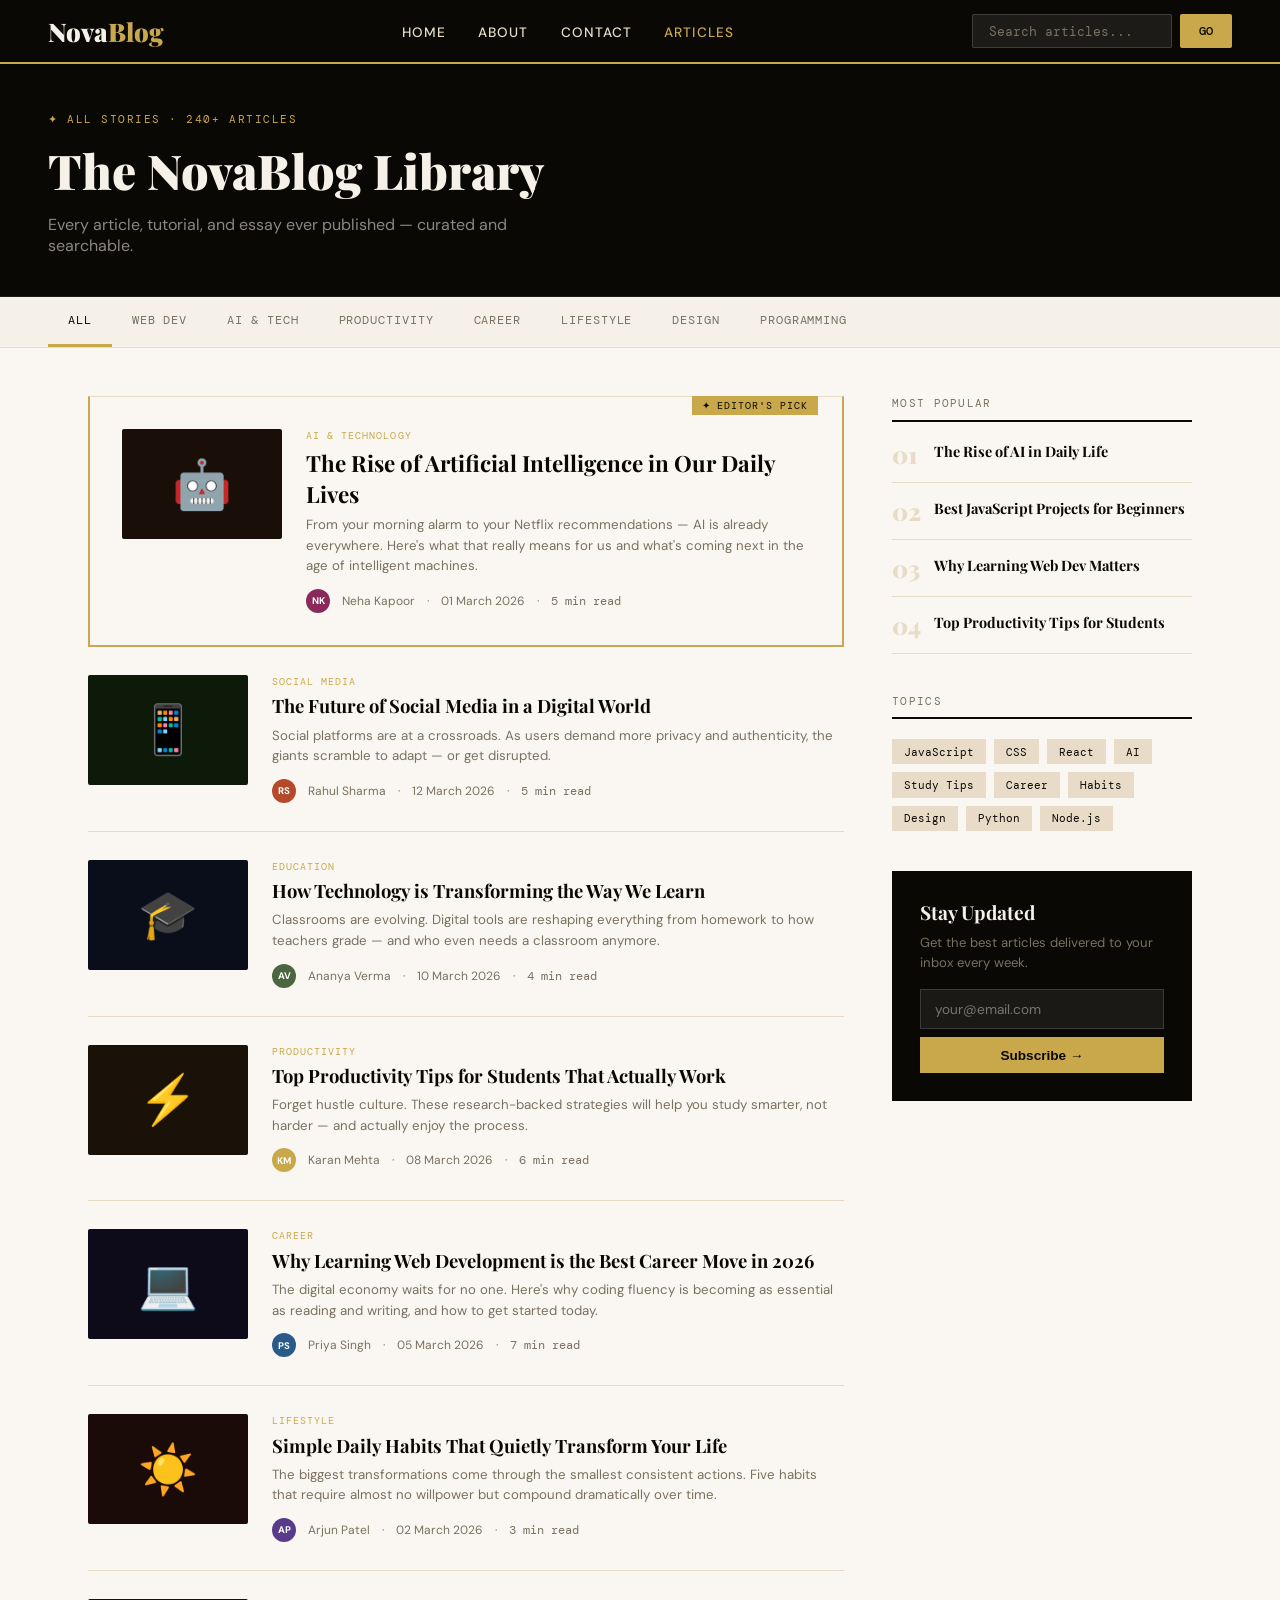
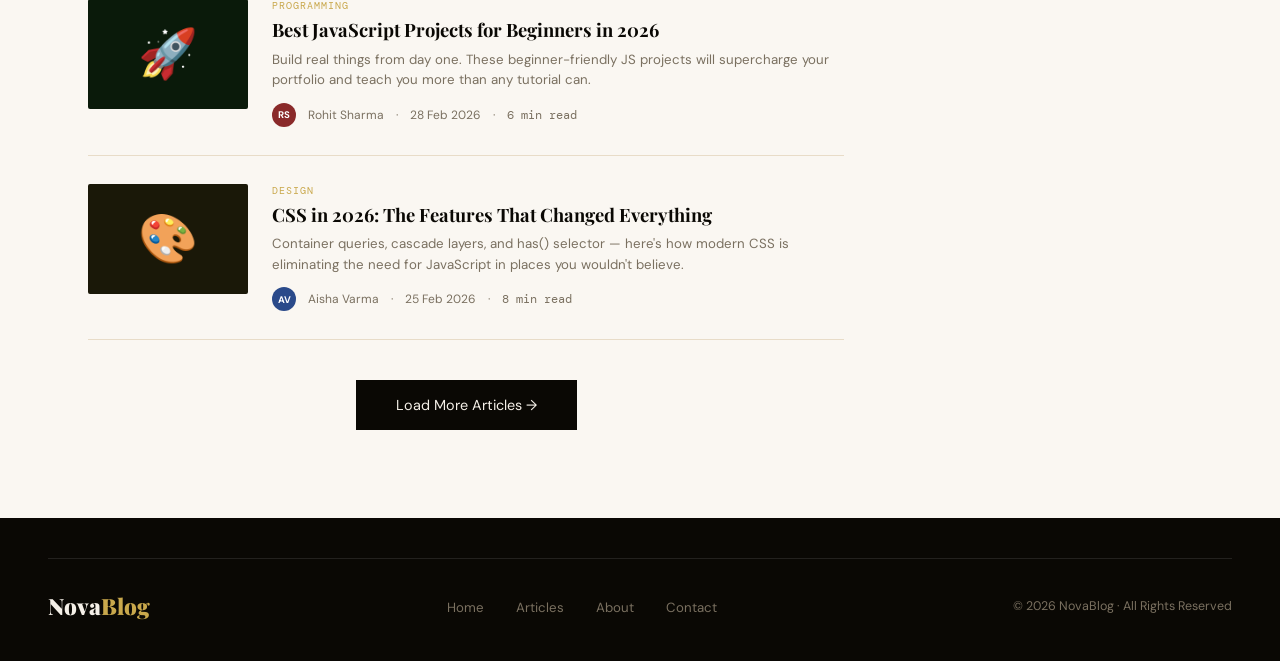
<file: blog.html>
<!DOCTYPE html>
<html lang="en">
<head>
  <meta charset="UTF-8">
  <meta name="viewport" content="width=device-width, initial-scale=1.0">
  <title>Articles | NovaBlog</title>
  <link rel="preconnect" href="https://fonts.googleapis.com">
  <link href="https://fonts.googleapis.com/css2?family=Playfair+Display:ital,wght@0,400;0,700;0,900;1,400;1,700&family=DM+Sans:wght@300;400;500&family=DM+Mono:wght@400;500&display=swap" rel="stylesheet">
  <style>
    *, *::before, *::after { margin: 0; padding: 0; box-sizing: border-box; }
    :root {
      --ink: #0a0804; --cream: #f5f0e8; --warm: #e8dcc8;
      --gold: #c9a84c; --rust: #b54a2a; --sage: #4a6741;
      --muted: #7a7060; --paper: #faf7f2;
    }
    body { font-family: 'DM Sans', sans-serif; background: var(--paper); color: var(--ink); }

    nav {
      position: sticky; top: 0; z-index: 100;
      background: var(--ink); padding: 0 3rem;
      display: flex; align-items: center; justify-content: space-between;
      height: 64px; border-bottom: 2px solid var(--gold);
    }
    .nav-logo { font-family: 'Playfair Display', serif; font-size: 1.6rem; font-weight: 900; color: var(--cream); }
    .nav-logo span { color: var(--gold); }
    .nav-links { display: flex; gap: 2rem; list-style: none; }
    .nav-links a { color: var(--warm); text-decoration: none; font-size: 0.85rem; font-weight: 500; letter-spacing: 0.08em; text-transform: uppercase; transition: color 0.2s; }
    .nav-links a:hover, .nav-links a.active { color: var(--gold); }
    .nav-search { display: flex; gap: 0.5rem; }
    .nav-search input { background: rgba(255,255,255,0.08); border: 1px solid rgba(255,255,255,0.15); color: var(--cream); padding: 0.45rem 1rem; font-family: 'DM Mono', monospace; font-size: 0.8rem; border-radius: 2px; outline: none; width: 200px; transition: border-color 0.2s; }
    .nav-search input::placeholder { color: var(--muted); }
    .nav-search input:focus { border-color: var(--gold); }
    .btn-search { background: var(--gold); color: var(--ink); border: none; padding: 0.45rem 1.2rem; font-family: 'DM Mono', monospace; font-size: 0.75rem; font-weight: 500; cursor: pointer; border-radius: 2px; text-transform: uppercase; }

    /* PAGE HEADER */
    .page-header {
      background: var(--ink); color: var(--cream);
      padding: 3rem 3rem 2.5rem; border-bottom: 1px solid rgba(255,255,255,0.08);
    }
    .page-header-inner { max-width: 1200px; margin: 0 auto; }
    .page-header-tag { font-family: 'DM Mono', monospace; font-size: 0.68rem; letter-spacing: 0.14em; text-transform: uppercase; color: var(--gold); margin-bottom: 0.75rem; }
    .page-header h1 { font-family: 'Playfair Display', serif; font-size: 3rem; font-weight: 900; }
    .page-header p { color: rgba(245,240,232,0.55); margin-top: 0.75rem; max-width: 500px; }

    /* FILTER BAR */
    .filter-bar {
      background: var(--cream); border-bottom: 1px solid var(--warm);
      padding: 0 3rem; position: sticky; top: 64px; z-index: 90;
    }
    .filter-bar-inner { max-width: 1200px; margin: 0 auto; display: flex; align-items: center; gap: 0; overflow-x: auto; }
    .filter-btn {
      background: none; border: none; border-bottom: 3px solid transparent;
      padding: 1rem 1.25rem; font-family: 'DM Mono', monospace; font-size: 0.72rem;
      letter-spacing: 0.08em; text-transform: uppercase;
      color: var(--muted); cursor: pointer; white-space: nowrap;
      transition: all 0.2s;
    }
    .filter-btn:hover { color: var(--ink); }
    .filter-btn.active { color: var(--ink); border-bottom-color: var(--gold); }

    /* MAIN LAYOUT */
    .main { max-width: 1200px; margin: 0 auto; padding: 3rem 3rem; display: grid; grid-template-columns: 1fr 300px; gap: 3rem; }

    /* ARTICLES */
    .article-row {
      display: flex; gap: 1.5rem; padding: 1.75rem 0;
      border-bottom: 1px solid var(--warm); cursor: pointer;
      transition: background 0.2s;
    }
    .article-row:first-child { border-top: 1px solid var(--warm); }
    .article-row:hover .row-title { color: var(--rust); }
    .row-img {
      width: 160px; height: 110px; flex-shrink: 0;
      display: flex; align-items: center; justify-content: center;
      font-size: 3rem;
    }
    .row-body { flex: 1; }
    .row-tag { font-family: 'DM Mono', monospace; font-size: 0.65rem; letter-spacing: 0.1em; text-transform: uppercase; color: var(--gold); margin-bottom: 0.4rem; }
    .row-title { font-family: 'Playfair Display', serif; font-size: 1.15rem; font-weight: 700; line-height: 1.35; margin-bottom: 0.4rem; transition: color 0.2s; }
    .row-excerpt { font-size: 0.83rem; color: var(--muted); line-height: 1.55; margin-bottom: 0.75rem; }
    .row-meta { display: flex; align-items: center; gap: 0.75rem; font-size: 0.75rem; color: var(--muted); }
    .avatar { width: 24px; height: 24px; border-radius: 50%; display: flex; align-items: center; justify-content: center; font-size: 0.6rem; font-weight: 700; color: white; }
    .read-time { font-family: 'DM Mono', monospace; }

    /* FEATURED ARTICLE (first) */
    .article-featured {
      border: 2px solid var(--gold); margin-bottom: 0; padding: 2rem;
      position: relative;
    }
    .featured-badge {
      position: absolute; top: -1px; right: 1.5rem;
      background: var(--gold); color: var(--ink);
      font-family: 'DM Mono', monospace; font-size: 0.62rem;
      letter-spacing: 0.1em; text-transform: uppercase;
      padding: 0.2rem 0.6rem;
    }

    /* LOAD MORE */
    .load-more { text-align: center; margin: 2.5rem 0; }
    .btn-load { background: var(--ink); color: var(--cream); border: none; padding: 1rem 2.5rem; font-family: 'DM Sans', sans-serif; font-size: 0.9rem; cursor: pointer; transition: background 0.2s; }
    .btn-load:hover { background: var(--rust); }

    /* SIDEBAR */
    .sidebar { }
    .sidebar-widget { margin-bottom: 2.5rem; }
    .sidebar-title { font-family: 'DM Mono', monospace; font-size: 0.68rem; letter-spacing: 0.12em; text-transform: uppercase; color: var(--muted); margin-bottom: 1.25rem; padding-bottom: 0.6rem; border-bottom: 2px solid var(--ink); }
    .tag-cloud { display: flex; flex-wrap: wrap; gap: 0.5rem; }
    .tag-cloud a { text-decoration: none; font-family: 'DM Mono', monospace; font-size: 0.68rem; background: var(--warm); color: var(--ink); padding: 0.35rem 0.75rem; transition: all 0.2s; }
    .tag-cloud a:hover { background: var(--ink); color: var(--gold); }
    .popular-item { display: flex; gap: 0.75rem; align-items: flex-start; margin-bottom: 1rem; padding-bottom: 1rem; border-bottom: 1px solid var(--warm); cursor: pointer; }
    .popular-num { font-family: 'Playfair Display', serif; font-size: 1.5rem; font-weight: 900; color: var(--warm); line-height: 1; min-width: 30px; }
    .popular-title { font-family: 'Playfair Display', serif; font-size: 0.9rem; font-weight: 700; line-height: 1.3; }
    .popular-item:hover .popular-title { color: var(--rust); }
    .newsletter-box { background: var(--ink); color: var(--cream); padding: 1.75rem; }
    .newsletter-box h4 { font-family: 'Playfair Display', serif; font-size: 1.2rem; margin-bottom: 0.5rem; }
    .newsletter-box p { font-size: 0.82rem; color: var(--muted); margin-bottom: 1rem; line-height: 1.55; }
    .newsletter-box input { width: 100%; background: rgba(255,255,255,0.07); border: 1px solid rgba(255,255,255,0.15); color: var(--cream); padding: 0.65rem 0.85rem; font-family: 'DM Sans', sans-serif; font-size: 0.85rem; outline: none; margin-bottom: 0.5rem; }
    .newsletter-box button { width: 100%; background: var(--gold); color: var(--ink); border: none; padding: 0.65rem; font-weight: 600; font-size: 0.85rem; cursor: pointer; }

    footer { background: var(--ink); color: var(--cream); padding: 2.5rem 3rem; }
    .footer-inner { max-width: 1200px; margin: 0 auto; display: flex; justify-content: space-between; align-items: center; border-top: 1px solid rgba(255,255,255,0.1); padding-top: 2rem; }
    .footer-logo { font-family: 'Playfair Display', serif; font-size: 1.4rem; font-weight: 900; }
    .footer-logo span { color: var(--gold); }
    .footer-links-row { display: flex; gap: 2rem; list-style: none; }
    .footer-links-row a { color: var(--muted); text-decoration: none; font-size: 0.83rem; transition: color 0.2s; }
    .footer-links-row a:hover { color: var(--gold); }
    .footer-copy { font-size: 0.78rem; color: var(--muted); }

    @media(max-width:900px) {
      nav { padding: 0 1.5rem; }
      .nav-links { display: none; }
      .page-header { padding: 2rem 1.5rem; }
      .filter-bar { padding: 0 1.5rem; }
      .main { padding: 2rem 1.5rem; grid-template-columns: 1fr; }
      .row-img { width: 100px; height: 80px; }
    }
  </style>
</head>
<body>

<nav>
  <div class="nav-logo">Nova<span>Blog</span></div>
  <ul class="nav-links">
    <li><a href="index.html">Home</a></li>
    <li><a href="About.html">About</a></li>
    <li><a href="contact.html">Contact</a></li>
    <li><a href="blog.html" class="active">Articles</a></li>
  </ul>
  <form class="nav-search" action="search.html" method="get">
    <input type="text" name="query" placeholder="Search articles...">
    <button type="submit" class="btn-search">Go</button>
  </form>
</nav>

<div class="page-header">
  <div class="page-header-inner">
    <div class="page-header-tag">✦ All Stories · 240+ Articles</div>
    <h1>The NovaBlog Library</h1>
    <p>Every article, tutorial, and essay ever published — curated and searchable.</p>
  </div>
</div>

<div class="filter-bar">
  <div class="filter-bar-inner">
    <button class="filter-btn active">All</button>
    <button class="filter-btn">Web Dev</button>
    <button class="filter-btn">AI & Tech</button>
    <button class="filter-btn">Productivity</button>
    <button class="filter-btn">Career</button>
    <button class="filter-btn">Lifestyle</button>
    <button class="filter-btn">Design</button>
    <button class="filter-btn">Programming</button>
  </div>
</div>

<div class="main">
  <div class="articles-col">

    <!-- Featured -->
    <div class="article-row article-featured">
      <span class="featured-badge">✦ Editor's Pick</span>
      <div class="row-img" style="background:#1a0f08;border-radius:2px;">🤖</div>
      <div class="row-body">
        <div class="row-tag">AI & Technology</div>
        <h2 class="row-title" style="font-size:1.4rem;">The Rise of Artificial Intelligence in Our Daily Lives</h2>
        <p class="row-excerpt">From your morning alarm to your Netflix recommendations — AI is already everywhere. Here's what that really means for us and what's coming next in the age of intelligent machines.</p>
        <div class="row-meta">
          <div class="avatar" style="background:#8a2a5a;">NK</div>
          <span>Neha Kapoor</span>
          <span>·</span>
          <span>01 March 2026</span>
          <span>·</span>
          <span class="read-time">5 min read</span>
        </div>
      </div>
    </div>

    <div class="article-row">
      <div class="row-img" style="background:#0d1a0a;border-radius:2px;">📱</div>
      <div class="row-body">
        <div class="row-tag">Social Media</div>
        <h2 class="row-title">The Future of Social Media in a Digital World</h2>
        <p class="row-excerpt">Social platforms are at a crossroads. As users demand more privacy and authenticity, the giants scramble to adapt — or get disrupted.</p>
        <div class="row-meta">
          <div class="avatar" style="background:#b54a2a;">RS</div>
          <span>Rahul Sharma</span><span>·</span><span>12 March 2026</span><span>·</span><span class="read-time">5 min read</span>
        </div>
      </div>
    </div>

    <div class="article-row">
      <div class="row-img" style="background:#0a0d1a;border-radius:2px;">🎓</div>
      <div class="row-body">
        <div class="row-tag">Education</div>
        <h2 class="row-title">How Technology is Transforming the Way We Learn</h2>
        <p class="row-excerpt">Classrooms are evolving. Digital tools are reshaping everything from homework to how teachers grade — and who even needs a classroom anymore.</p>
        <div class="row-meta">
          <div class="avatar" style="background:#4a6741;">AV</div>
          <span>Ananya Verma</span><span>·</span><span>10 March 2026</span><span>·</span><span class="read-time">4 min read</span>
        </div>
      </div>
    </div>

    <div class="article-row">
      <div class="row-img" style="background:#1a1208;border-radius:2px;">⚡</div>
      <div class="row-body">
        <div class="row-tag">Productivity</div>
        <h2 class="row-title">Top Productivity Tips for Students That Actually Work</h2>
        <p class="row-excerpt">Forget hustle culture. These research-backed strategies will help you study smarter, not harder — and actually enjoy the process.</p>
        <div class="row-meta">
          <div class="avatar" style="background:#c9a84c;">KM</div>
          <span>Karan Mehta</span><span>·</span><span>08 March 2026</span><span>·</span><span class="read-time">6 min read</span>
        </div>
      </div>
    </div>

    <div class="article-row">
      <div class="row-img" style="background:#0d0a1a;border-radius:2px;">💻</div>
      <div class="row-body">
        <div class="row-tag">Career</div>
        <h2 class="row-title">Why Learning Web Development is the Best Career Move in 2026</h2>
        <p class="row-excerpt">The digital economy waits for no one. Here's why coding fluency is becoming as essential as reading and writing, and how to get started today.</p>
        <div class="row-meta">
          <div class="avatar" style="background:#2a5a8a;">PS</div>
          <span>Priya Singh</span><span>·</span><span>05 March 2026</span><span>·</span><span class="read-time">7 min read</span>
        </div>
      </div>
    </div>

    <div class="article-row">
      <div class="row-img" style="background:#1a0a08;border-radius:2px;">☀️</div>
      <div class="row-body">
        <div class="row-tag">Lifestyle</div>
        <h2 class="row-title">Simple Daily Habits That Quietly Transform Your Life</h2>
        <p class="row-excerpt">The biggest transformations come through the smallest consistent actions. Five habits that require almost no willpower but compound dramatically over time.</p>
        <div class="row-meta">
          <div class="avatar" style="background:#5a3a8a;">AP</div>
          <span>Arjun Patel</span><span>·</span><span>02 March 2026</span><span>·</span><span class="read-time">3 min read</span>
        </div>
      </div>
    </div>

    <div class="article-row">
      <div class="row-img" style="background:#0a1a0a;border-radius:2px;">🚀</div>
      <div class="row-body">
        <div class="row-tag">Programming</div>
        <h2 class="row-title">Best JavaScript Projects for Beginners in 2026</h2>
        <p class="row-excerpt">Build real things from day one. These beginner-friendly JS projects will supercharge your portfolio and teach you more than any tutorial can.</p>
        <div class="row-meta">
          <div class="avatar" style="background:#8a2a2a;">RS</div>
          <span>Rohit Sharma</span><span>·</span><span>28 Feb 2026</span><span>·</span><span class="read-time">6 min read</span>
        </div>
      </div>
    </div>

    <div class="article-row">
      <div class="row-img" style="background:#1a1808;border-radius:2px;">🎨</div>
      <div class="row-body">
        <div class="row-tag">Design</div>
        <h2 class="row-title">CSS in 2026: The Features That Changed Everything</h2>
        <p class="row-excerpt">Container queries, cascade layers, and has() selector — here's how modern CSS is eliminating the need for JavaScript in places you wouldn't believe.</p>
        <div class="row-meta">
          <div class="avatar" style="background:#2a4a8a;">AV</div>
          <span>Aisha Varma</span><span>·</span><span>25 Feb 2026</span><span>·</span><span class="read-time">8 min read</span>
        </div>
      </div>
    </div>

    <div class="load-more">
      <button class="btn-load">Load More Articles →</button>
    </div>
  </div>

  <!-- SIDEBAR -->
  <aside class="sidebar">
    <div class="sidebar-widget">
      <div class="sidebar-title">Most Popular</div>
      <div class="popular-item">
        <div class="popular-num">01</div>
        <div class="popular-title">The Rise of AI in Daily Life</div>
      </div>
      <div class="popular-item">
        <div class="popular-num">02</div>
        <div class="popular-title">Best JavaScript Projects for Beginners</div>
      </div>
      <div class="popular-item">
        <div class="popular-num">03</div>
        <div class="popular-title">Why Learning Web Dev Matters</div>
      </div>
      <div class="popular-item">
        <div class="popular-num">04</div>
        <div class="popular-title">Top Productivity Tips for Students</div>
      </div>
    </div>
    <div class="sidebar-widget">
      <div class="sidebar-title">Topics</div>
      <div class="tag-cloud">
        <a href="#">JavaScript</a>
        <a href="#">CSS</a>
        <a href="#">React</a>
        <a href="#">AI</a>
        <a href="#">Study Tips</a>
        <a href="#">Career</a>
        <a href="#">Habits</a>
        <a href="#">Design</a>
        <a href="#">Python</a>
        <a href="#">Node.js</a>
      </div>
    </div>
    <div class="sidebar-widget">
      <div class="newsletter-box">
        <h4>Stay Updated</h4>
        <p>Get the best articles delivered to your inbox every week.</p>
        <input type="email" placeholder="your@email.com">
        <button>Subscribe →</button>
      </div>
    </div>
  </aside>
</div>

<footer>
  <div class="footer-inner">
    <div class="footer-logo">Nova<span>Blog</span></div>
    <ul class="footer-links-row">
      <li><a href="index.html">Home</a></li>
      <li><a href="blog.html">Articles</a></li>
      <li><a href="About.html">About</a></li>
      <li><a href="contact.html">Contact</a></li>
    </ul>
    <div class="footer-copy">© 2026 NovaBlog · All Rights Reserved</div>
  </div>
</footer>

<script>
  document.querySelectorAll('.filter-btn').forEach(btn => {
    btn.addEventListener('click', () => {
      document.querySelectorAll('.filter-btn').forEach(b => b.classList.remove('active'));
      btn.classList.add('active');
    });
  });
</script>
</body>
</html>
</file>
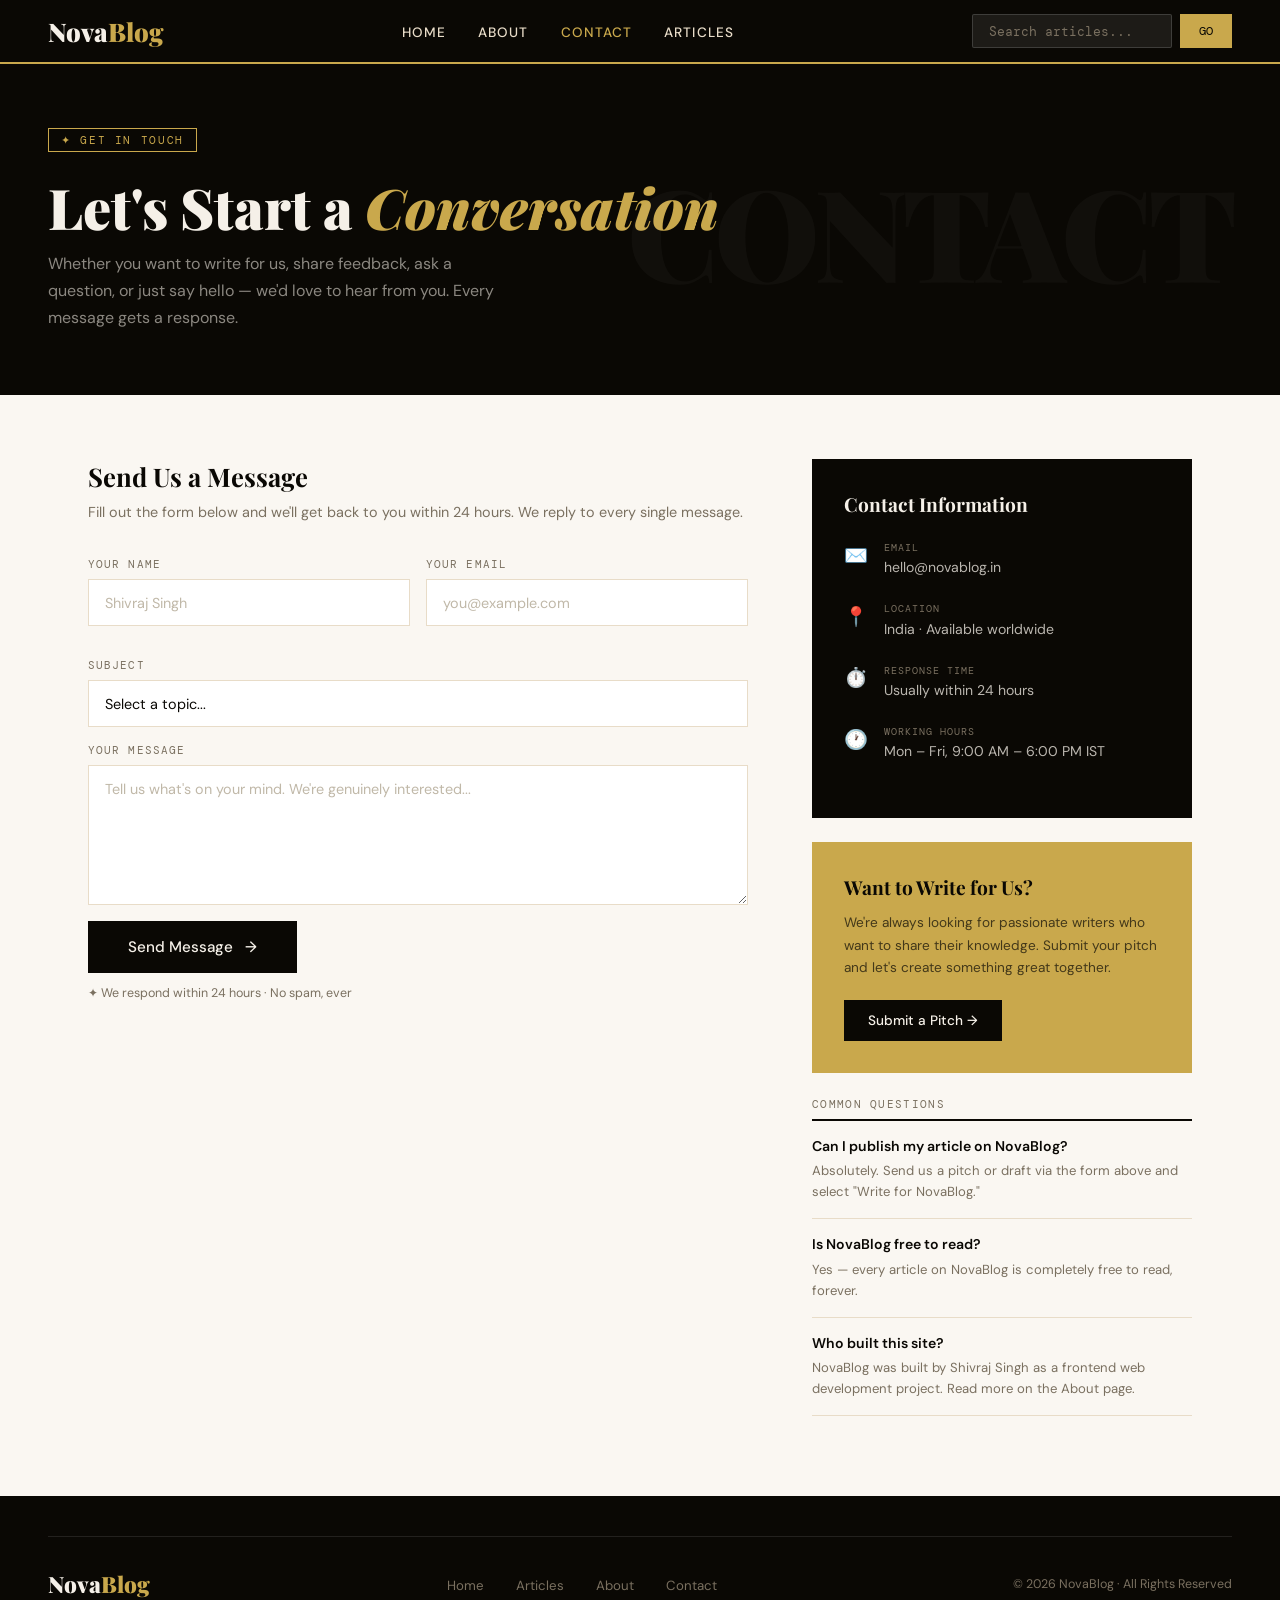
<file: contact.html>
<!DOCTYPE html>
<html lang="en">
<head>
  <meta charset="UTF-8">
  <meta name="viewport" content="width=device-width, initial-scale=1.0">
  <title>Contact | NovaBlog</title>
  <link rel="preconnect" href="https://fonts.googleapis.com">
  <link href="https://fonts.googleapis.com/css2?family=Playfair+Display:ital,wght@0,400;0,700;0,900;1,400;1,700&family=DM+Sans:wght@300;400;500&family=DM+Mono:wght@400;500&display=swap" rel="stylesheet">
  <style>
    *, *::before, *::after { margin: 0; padding: 0; box-sizing: border-box; }
    :root {
      --ink: #0a0804; --cream: #f5f0e8; --warm: #e8dcc8;
      --gold: #c9a84c; --rust: #b54a2a; --sage: #4a6741;
      --muted: #7a7060; --paper: #faf7f2;
    }
    body { font-family: 'DM Sans', sans-serif; background: var(--paper); color: var(--ink); }

    nav {
      position: sticky; top: 0; z-index: 100;
      background: var(--ink); padding: 0 3rem;
      display: flex; align-items: center; justify-content: space-between;
      height: 64px; border-bottom: 2px solid var(--gold);
    }
    .nav-logo { font-family: 'Playfair Display', serif; font-size: 1.6rem; font-weight: 900; color: var(--cream); }
    .nav-logo span { color: var(--gold); }
    .nav-links { display: flex; gap: 2rem; list-style: none; }
    .nav-links a { color: var(--warm); text-decoration: none; font-size: 0.85rem; font-weight: 500; letter-spacing: 0.08em; text-transform: uppercase; transition: color 0.2s; }
    .nav-links a:hover, .nav-links a.active { color: var(--gold); }
    .nav-search { display: flex; gap: 0.5rem; }
    .nav-search input { background: rgba(255,255,255,0.08); border: 1px solid rgba(255,255,255,0.15); color: var(--cream); padding: 0.45rem 1rem; font-family: 'DM Mono', monospace; font-size: 0.8rem; border-radius: 2px; outline: none; width: 200px; }
    .nav-search input::placeholder { color: var(--muted); }
    .btn-search { background: var(--gold); color: var(--ink); border: none; padding: 0.45rem 1.2rem; font-family: 'DM Mono', monospace; font-size: 0.75rem; cursor: pointer; text-transform: uppercase; }

    /* HEADER */
    .contact-header {
      background: var(--ink); color: var(--cream); padding: 4rem 3rem;
      position: relative; overflow: hidden;
    }
    .contact-header::after {
      content: 'CONTACT'; position: absolute; right: 3rem; top: 50%;
      transform: translateY(-50%);
      font-family: 'Playfair Display', serif; font-size: 8rem; font-weight: 900;
      color: rgba(255,255,255,0.03); letter-spacing: -0.04em; line-height: 1;
      pointer-events: none;
    }
    .contact-header-inner { max-width: 1200px; margin: 0 auto; position: relative; }
    .contact-tag { font-family: 'DM Mono', monospace; font-size: 0.68rem; letter-spacing: 0.15em; text-transform: uppercase; color: var(--gold); border: 1px solid var(--gold); padding: 0.25rem 0.75rem; display: inline-block; margin-bottom: 1.5rem; }
    .contact-header h1 { font-family: 'Playfair Display', serif; font-size: clamp(2rem, 5vw, 3.5rem); font-weight: 900; line-height: 1.1; }
    .contact-header h1 em { color: var(--gold); font-style: italic; }
    .contact-header p { color: rgba(245,240,232,0.55); margin-top: 0.75rem; max-width: 460px; line-height: 1.7; }

    /* MAIN LAYOUT */
    .contact-main { max-width: 1200px; margin: 0 auto; padding: 4rem 3rem; display: grid; grid-template-columns: 1fr 380px; gap: 4rem; }

    /* FORM */
    .contact-form { }
    .form-intro { margin-bottom: 2rem; }
    .form-intro h2 { font-family: 'Playfair Display', serif; font-size: 1.6rem; margin-bottom: 0.5rem; }
    .form-intro p { color: var(--muted); font-size: 0.9rem; line-height: 1.65; }
    .form-row { display: grid; grid-template-columns: 1fr 1fr; gap: 1rem; margin-bottom: 1rem; }
    .form-group { display: flex; flex-direction: column; margin-bottom: 1rem; }
    .form-group label { font-family: 'DM Mono', monospace; font-size: 0.68rem; letter-spacing: 0.1em; text-transform: uppercase; color: var(--muted); margin-bottom: 0.5rem; }
    .form-group input,
    .form-group select,
    .form-group textarea {
      background: white; border: 1.5px solid var(--warm);
      padding: 0.85rem 1rem; font-family: 'DM Sans', sans-serif; font-size: 0.9rem;
      color: var(--ink); outline: none; transition: border-color 0.2s;
      appearance: none;
    }
    .form-group input:focus,
    .form-group select:focus,
    .form-group textarea:focus { border-color: var(--gold); }
    .form-group input::placeholder,
    .form-group textarea::placeholder { color: #c0b8a8; }
    .form-group textarea { resize: vertical; min-height: 140px; }
    .submit-btn {
      background: var(--ink); color: var(--cream);
      border: none; padding: 1rem 2.5rem;
      font-family: 'DM Sans', sans-serif; font-weight: 500; font-size: 0.95rem;
      cursor: pointer; display: inline-flex; align-items: center; gap: 0.75rem;
      transition: background 0.2s, transform 0.2s;
    }
    .submit-btn:hover { background: var(--rust); transform: translateY(-2px); }
    .submit-btn::after { content: '→'; }
    .form-note { font-size: 0.78rem; color: var(--muted); margin-top: 0.75rem; }

    /* SUCCESS */
    .success-msg {
      display: none; background: var(--sage); color: white;
      padding: 1rem 1.5rem; margin-top: 1rem;
      font-size: 0.9rem; align-items: center; gap: 0.75rem;
    }
    .success-msg.show { display: flex; }

    /* SIDEBAR */
    .contact-sidebar { }
    .contact-info-card { background: var(--ink); color: var(--cream); padding: 2rem; margin-bottom: 1.5rem; }
    .contact-info-card h3 { font-family: 'Playfair Display', serif; font-size: 1.2rem; margin-bottom: 1.5rem; }
    .info-item { display: flex; align-items: flex-start; gap: 1rem; margin-bottom: 1.5rem; }
    .info-icon { font-size: 1.2rem; flex-shrink: 0; margin-top: 0.1rem; }
    .info-label { font-family: 'DM Mono', monospace; font-size: 0.65rem; letter-spacing: 0.1em; text-transform: uppercase; color: var(--muted); margin-bottom: 0.2rem; }
    .info-value { font-size: 0.88rem; color: rgba(245,240,232,0.75); line-height: 1.5; }
    .write-card { background: var(--gold); padding: 2rem; }
    .write-card h3 { font-family: 'Playfair Display', serif; font-size: 1.2rem; color: var(--ink); margin-bottom: 0.75rem; }
    .write-card p { font-size: 0.85rem; color: rgba(10,8,4,0.7); line-height: 1.65; margin-bottom: 1.25rem; }
    .write-btn { background: var(--ink); color: var(--cream); border: none; padding: 0.75rem 1.5rem; font-size: 0.85rem; font-weight: 500; cursor: pointer; text-decoration: none; display: inline-block; transition: background 0.2s; }
    .write-btn:hover { background: var(--rust); }
    .faq-section { margin-top: 1.5rem; }
    .faq-title { font-family: 'DM Mono', monospace; font-size: 0.68rem; letter-spacing: 0.12em; text-transform: uppercase; color: var(--muted); margin-bottom: 1rem; padding-bottom: 0.5rem; border-bottom: 2px solid var(--ink); }
    .faq-item { margin-bottom: 1rem; padding-bottom: 1rem; border-bottom: 1px solid var(--warm); }
    .faq-q { font-weight: 600; font-size: 0.88rem; margin-bottom: 0.35rem; cursor: pointer; }
    .faq-a { font-size: 0.82rem; color: var(--muted); line-height: 1.6; }

    footer { background: var(--ink); color: var(--cream); padding: 2.5rem 3rem; }
    .footer-inner { max-width: 1200px; margin: 0 auto; display: flex; justify-content: space-between; align-items: center; border-top: 1px solid rgba(255,255,255,0.1); padding-top: 2rem; }
    .footer-logo { font-family: 'Playfair Display', serif; font-size: 1.4rem; font-weight: 900; }
    .footer-logo span { color: var(--gold); }
    .footer-links-row { display: flex; gap: 2rem; list-style: none; }
    .footer-links-row a { color: var(--muted); text-decoration: none; font-size: 0.83rem; transition: color 0.2s; }
    .footer-links-row a:hover { color: var(--gold); }
    .footer-copy { font-size: 0.78rem; color: var(--muted); }

    @media(max-width:900px) {
      nav { padding: 0 1.5rem; } .nav-links { display: none; }
      .contact-header { padding: 3rem 1.5rem; }
      .contact-main { padding: 2rem 1.5rem; grid-template-columns: 1fr; }
      .form-row { grid-template-columns: 1fr; }
      .footer-inner { flex-direction: column; gap: 1rem; text-align: center; }
    }
  </style>
</head>
<body>

<nav>
  <div class="nav-logo">Nova<span>Blog</span></div>
  <ul class="nav-links">
    <li><a href="index.html">Home</a></li>
    <li><a href="About.html">About</a></li>
    <li><a href="contact.html" class="active">Contact</a></li>
    <li><a href="blog.html">Articles</a></li>
  </ul>
  <form class="nav-search" action="search.html" method="get">
    <input type="text" name="query" placeholder="Search articles...">
    <button type="submit" class="btn-search">Go</button>
  </form>
</nav>

<div class="contact-header">
  <div class="contact-header-inner">
    <div class="contact-tag">✦ Get in Touch</div>
    <h1>Let's Start a <em>Conversation</em></h1>
    <p>Whether you want to write for us, share feedback, ask a question, or just say hello — we'd love to hear from you. Every message gets a response.</p>
  </div>
</div>

<div class="contact-main">
  <div class="contact-form">
    <div class="form-intro">
      <h2>Send Us a Message</h2>
      <p>Fill out the form below and we'll get back to you within 24 hours. We reply to every single message.</p>
    </div>

    <div class="form-row">
      <div class="form-group">
        <label>Your Name</label>
        <input type="text" id="name" placeholder="Shivraj Singh">
      </div>
      <div class="form-group">
        <label>Your Email</label>
        <input type="email" id="email" placeholder="you@example.com">
      </div>
    </div>

    <div class="form-group">
      <label>Subject</label>
      <select id="subject">
        <option value="">Select a topic...</option>
        <option>Write for NovaBlog</option>
        <option>Feedback / Suggestion</option>
        <option>Report an Issue</option>
        <option>Partnership / Collaboration</option>
        <option>General Question</option>
        <option>Just Saying Hello 👋</option>
      </select>
    </div>

    <div class="form-group">
      <label>Your Message</label>
      <textarea id="message" placeholder="Tell us what's on your mind. We're genuinely interested..."></textarea>
    </div>

    <button class="submit-btn" onclick="handleSubmit()">Send Message</button>
    <div class="form-note">✦ We respond within 24 hours · No spam, ever</div>

    <div class="success-msg" id="successMsg">
      <span>✓</span>
      <span>Your message was sent! We'll be in touch shortly.</span>
    </div>
  </div>

  <aside class="contact-sidebar">
    <div class="contact-info-card">
      <h3>Contact Information</h3>
      <div class="info-item">
        <div class="info-icon">✉️</div>
        <div>
          <div class="info-label">Email</div>
          <div class="info-value">hello@novablog.in</div>
        </div>
      </div>
      <div class="info-item">
        <div class="info-icon">📍</div>
        <div>
          <div class="info-label">Location</div>
          <div class="info-value">India · Available worldwide</div>
        </div>
      </div>
      <div class="info-item">
        <div class="info-icon">⏱️</div>
        <div>
          <div class="info-label">Response Time</div>
          <div class="info-value">Usually within 24 hours</div>
        </div>
      </div>
      <div class="info-item">
        <div class="info-icon">🕐</div>
        <div>
          <div class="info-label">Working Hours</div>
          <div class="info-value">Mon – Fri, 9:00 AM – 6:00 PM IST</div>
        </div>
      </div>
    </div>

    <div class="write-card">
      <h3>Want to Write for Us?</h3>
      <p>We're always looking for passionate writers who want to share their knowledge. Submit your pitch and let's create something great together.</p>
      <a href="#" class="write-btn">Submit a Pitch →</a>
    </div>

    <div class="faq-section">
      <div class="faq-title">Common Questions</div>
      <div class="faq-item">
        <div class="faq-q">Can I publish my article on NovaBlog?</div>
        <div class="faq-a">Absolutely. Send us a pitch or draft via the form above and select "Write for NovaBlog."</div>
      </div>
      <div class="faq-item">
        <div class="faq-q">Is NovaBlog free to read?</div>
        <div class="faq-a">Yes — every article on NovaBlog is completely free to read, forever.</div>
      </div>
      <div class="faq-item">
        <div class="faq-q">Who built this site?</div>
        <div class="faq-a">NovaBlog was built by Shivraj Singh as a frontend web development project. Read more on the About page.</div>
      </div>
    </div>
  </aside>
</div>

<footer>
  <div class="footer-inner">
    <div class="footer-logo">Nova<span>Blog</span></div>
    <ul class="footer-links-row">
      <li><a href="index.html">Home</a></li>
      <li><a href="blog.html">Articles</a></li>
      <li><a href="About.html">About</a></li>
      <li><a href="contact.html">Contact</a></li>
    </ul>
    <div class="footer-copy">© 2026 NovaBlog · All Rights Reserved</div>
  </div>
</footer>

<script>
  function handleSubmit() {
    const name = document.getElementById('name').value.trim();
    const email = document.getElementById('email').value.trim();
    const message = document.getElementById('message').value.trim();
    if (!name || !email || !message) {
      alert('Please fill in your name, email, and message.');
      return;
    }
    document.getElementById('successMsg').classList.add('show');
    document.getElementById('name').value = '';
    document.getElementById('email').value = '';
    document.getElementById('message').value = '';
    document.getElementById('subject').value = '';
  }
</script>
</body>
</html>
</file>
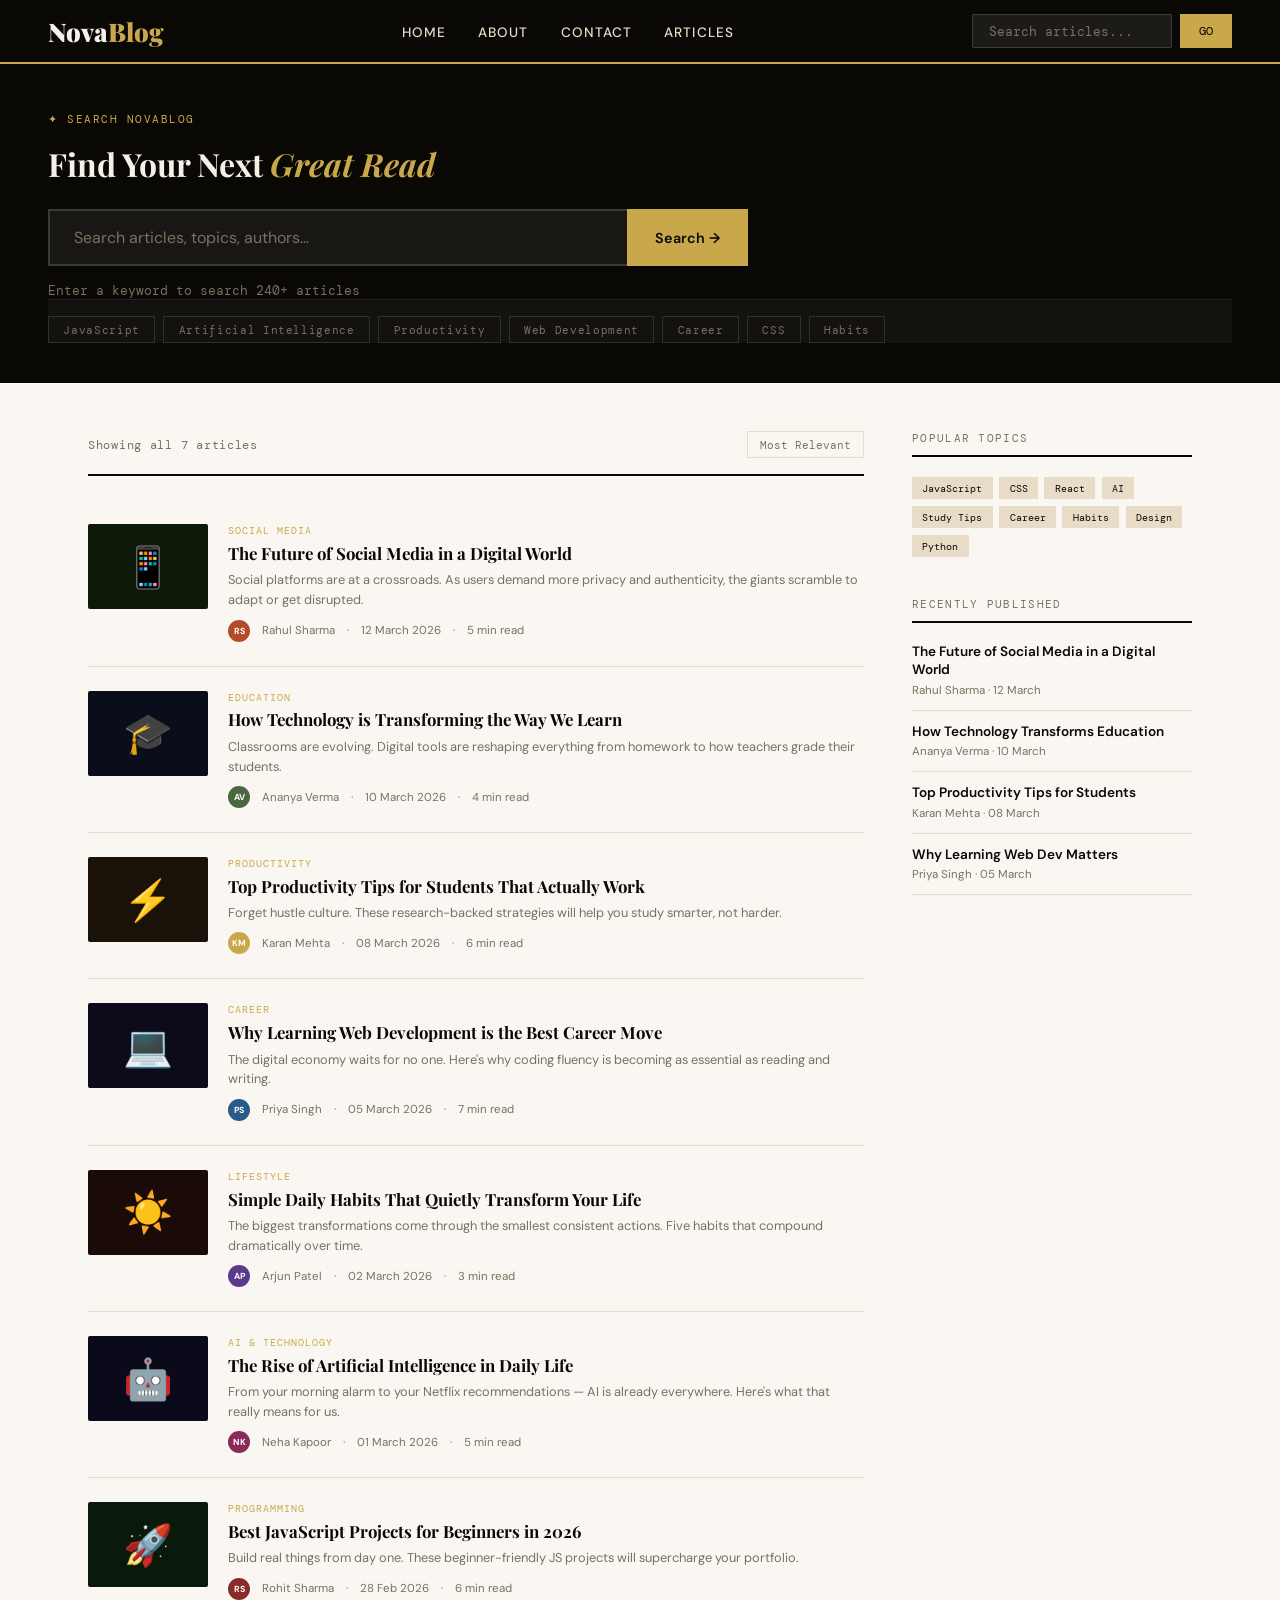
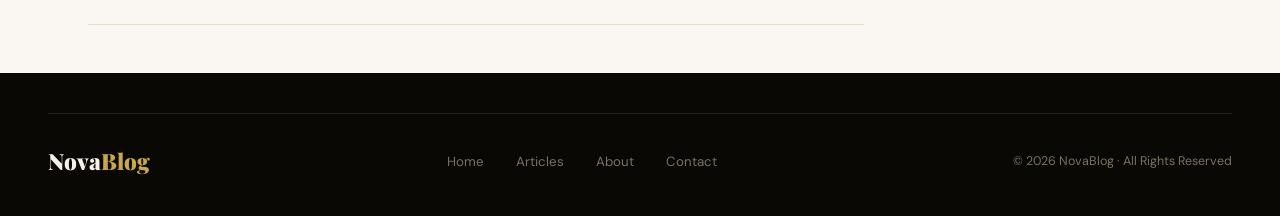
<file: search.html>
<!DOCTYPE html>
<html lang="en">
<head>
  <meta charset="UTF-8">
  <meta name="viewport" content="width=device-width, initial-scale=1.0">
  <title>Search | NovaBlog</title>
  <link rel="preconnect" href="https://fonts.googleapis.com">
  <link href="https://fonts.googleapis.com/css2?family=Playfair+Display:ital,wght@0,400;0,700;0,900;1,400;1,700&family=DM+Sans:wght@300;400;500&family=DM+Mono:wght@400;500&display=swap" rel="stylesheet">
  <style>
    *, *::before, *::after { margin: 0; padding: 0; box-sizing: border-box; }
    :root {
      --ink: #0a0804; --cream: #f5f0e8; --warm: #e8dcc8;
      --gold: #c9a84c; --rust: #b54a2a; --sage: #4a6741;
      --muted: #7a7060; --paper: #faf7f2;
    }
    body { font-family: 'DM Sans', sans-serif; background: var(--paper); color: var(--ink); }

    nav {
      position: sticky; top: 0; z-index: 100;
      background: var(--ink); padding: 0 3rem;
      display: flex; align-items: center; justify-content: space-between;
      height: 64px; border-bottom: 2px solid var(--gold);
    }
    .nav-logo { font-family: 'Playfair Display', serif; font-size: 1.6rem; font-weight: 900; color: var(--cream); }
    .nav-logo span { color: var(--gold); }
    .nav-links { display: flex; gap: 2rem; list-style: none; }
    .nav-links a { color: var(--warm); text-decoration: none; font-size: 0.85rem; font-weight: 500; letter-spacing: 0.08em; text-transform: uppercase; transition: color 0.2s; }
    .nav-links a:hover { color: var(--gold); }
    .nav-search { display: flex; gap: 0.5rem; }
    .nav-search input { background: rgba(255,255,255,0.08); border: 1px solid rgba(255,255,255,0.15); color: var(--cream); padding: 0.45rem 1rem; font-family: 'DM Mono', monospace; font-size: 0.8rem; border-radius: 2px; outline: none; width: 200px; }
    .nav-search input::placeholder { color: var(--muted); }
    .btn-search { background: var(--gold); color: var(--ink); border: none; padding: 0.45rem 1.2rem; font-family: 'DM Mono', monospace; font-size: 0.75rem; cursor: pointer; text-transform: uppercase; }

    /* SEARCH HERO */
    .search-hero { background: var(--ink); padding: 3rem 3rem 2.5rem; }
    .search-hero-inner { max-width: 1200px; margin: 0 auto; }
    .search-tag { font-family: 'DM Mono', monospace; font-size: 0.68rem; letter-spacing: 0.14em; text-transform: uppercase; color: var(--gold); margin-bottom: 1rem; }
    .search-hero h1 { font-family: 'Playfair Display', serif; font-size: 2rem; color: var(--cream); font-weight: 700; margin-bottom: 1.5rem; }
    .search-hero h1 em { color: var(--gold); font-style: italic; }

    /* BIG SEARCH BAR */
    .big-search { display: flex; max-width: 700px; }
    .big-search input {
      flex: 1; padding: 1rem 1.5rem;
      background: rgba(255,255,255,0.06);
      border: 2px solid rgba(255,255,255,0.15); border-right: none;
      color: var(--cream); font-family: 'DM Sans', sans-serif; font-size: 1rem;
      outline: none; transition: border-color 0.2s;
    }
    .big-search input:focus { border-color: var(--gold); }
    .big-search input::placeholder { color: var(--muted); }
    .big-search button {
      background: var(--gold); color: var(--ink);
      border: none; padding: 1rem 1.75rem;
      font-family: 'DM Sans', sans-serif; font-weight: 600; font-size: 0.9rem;
      cursor: pointer; white-space: nowrap; transition: background 0.2s;
    }
    .big-search button:hover { background: var(--cream); }
    .search-meta { color: var(--muted); font-size: 0.82rem; margin-top: 1rem; font-family: 'DM Mono', monospace; }
    .search-meta strong { color: var(--gold); }

    /* QUICK FILTERS */
    .quick-filters { background: rgba(255,255,255,0.04); border-top: 1px solid rgba(255,255,255,0.07); padding: 1rem 0 0; max-width: 1200px; margin: 0 auto; display: flex; gap: 0.5rem; flex-wrap: wrap; }
    .quick-filter { background: none; border: 1px solid rgba(255,255,255,0.12); color: var(--muted); padding: 0.35rem 0.9rem; font-family: 'DM Mono', monospace; font-size: 0.68rem; letter-spacing: 0.06em; cursor: pointer; transition: all 0.2s; }
    .quick-filter:hover { border-color: var(--gold); color: var(--gold); }

    /* MAIN */
    .search-main { max-width: 1200px; margin: 0 auto; padding: 3rem 3rem; display: grid; grid-template-columns: 1fr 280px; gap: 3rem; }

    /* RESULTS */
    .results-header { display: flex; justify-content: space-between; align-items: center; margin-bottom: 1.5rem; padding-bottom: 1rem; border-bottom: 2px solid var(--ink); }
    .results-count { font-family: 'DM Mono', monospace; font-size: 0.75rem; color: var(--muted); letter-spacing: 0.06em; }
    .results-sort { background: none; border: 1px solid var(--warm); padding: 0.35rem 0.75rem; font-family: 'DM Mono', monospace; font-size: 0.68rem; color: var(--muted); cursor: pointer; appearance: none; }

    .result-item {
      display: flex; gap: 1.25rem; padding: 1.5rem 0;
      border-bottom: 1px solid var(--warm); cursor: pointer;
    }
    .result-item:hover .result-title { color: var(--rust); }
    .result-img {
      width: 120px; height: 85px; flex-shrink: 0;
      display: flex; align-items: center; justify-content: center;
      font-size: 2.5rem; border-radius: 2px;
    }
    .result-body { flex: 1; }
    .result-tag { font-family: 'DM Mono', monospace; font-size: 0.63rem; letter-spacing: 0.1em; text-transform: uppercase; color: var(--gold); margin-bottom: 0.3rem; }
    .result-title { font-family: 'Playfair Display', serif; font-size: 1.05rem; font-weight: 700; line-height: 1.35; margin-bottom: 0.35rem; transition: color 0.2s; }
    .result-excerpt { font-size: 0.8rem; color: var(--muted); line-height: 1.55; margin-bottom: 0.6rem; }
    .result-meta { display: flex; gap: 0.75rem; font-size: 0.72rem; color: var(--muted); align-items: center; }
    .avatar { width: 22px; height: 22px; border-radius: 50%; display: flex; align-items: center; justify-content: center; font-size: 0.55rem; font-weight: 700; color: white; }

    /* HIGHLIGHT */
    .highlight { background: rgba(201,168,76,0.2); color: var(--ink); padding: 0 2px; }

    /* NO RESULTS */
    .no-results { text-align: center; padding: 4rem 2rem; }
    .no-results h3 { font-family: 'Playfair Display', serif; font-size: 1.5rem; margin-bottom: 0.75rem; }
    .no-results p { color: var(--muted); margin-bottom: 1.5rem; }

    /* SIDEBAR */
    .sidebar { }
    .sidebar-title { font-family: 'DM Mono', monospace; font-size: 0.68rem; letter-spacing: 0.12em; text-transform: uppercase; color: var(--muted); margin-bottom: 1.25rem; padding-bottom: 0.6rem; border-bottom: 2px solid var(--ink); }
    .sidebar-widget { margin-bottom: 2.5rem; }
    .tag-cloud { display: flex; flex-wrap: wrap; gap: 0.4rem; }
    .tag-cloud a { text-decoration: none; font-family: 'DM Mono', monospace; font-size: 0.65rem; background: var(--warm); color: var(--ink); padding: 0.3rem 0.65rem; transition: all 0.2s; }
    .tag-cloud a:hover { background: var(--ink); color: var(--gold); }
    .recent-item { margin-bottom: 0.75rem; padding-bottom: 0.75rem; border-bottom: 1px solid var(--warm); cursor: pointer; }
    .recent-title { font-size: 0.85rem; font-weight: 600; line-height: 1.35; margin-bottom: 0.2rem; transition: color 0.2s; }
    .recent-item:hover .recent-title { color: var(--rust); }
    .recent-meta { font-size: 0.72rem; color: var(--muted); }

    footer { background: var(--ink); color: var(--cream); padding: 2.5rem 3rem; }
    .footer-inner { max-width: 1200px; margin: 0 auto; display: flex; justify-content: space-between; align-items: center; border-top: 1px solid rgba(255,255,255,0.1); padding-top: 2rem; }
    .footer-logo { font-family: 'Playfair Display', serif; font-size: 1.4rem; font-weight: 900; }
    .footer-logo span { color: var(--gold); }
    .footer-links-row { display: flex; gap: 2rem; list-style: none; }
    .footer-links-row a { color: var(--muted); text-decoration: none; font-size: 0.83rem; transition: color 0.2s; }
    .footer-links-row a:hover { color: var(--gold); }
    .footer-copy { font-size: 0.78rem; color: var(--muted); }

    @media(max-width:900px) {
      nav { padding: 0 1.5rem; } .nav-links { display: none; }
      .search-hero { padding: 2rem 1.5rem; }
      .search-main { padding: 2rem 1.5rem; grid-template-columns: 1fr; }
      .result-img { width: 80px; height: 65px; }
      .footer-inner { flex-direction: column; gap: 1rem; text-align: center; }
    }
  </style>
</head>
<body>

<nav>
  <div class="nav-logo">Nova<span>Blog</span></div>
  <ul class="nav-links">
    <li><a href="index.html">Home</a></li>
    <li><a href="About.html">About</a></li>
    <li><a href="contact.html">Contact</a></li>
    <li><a href="blog.html">Articles</a></li>
  </ul>
  <form class="nav-search" action="search.html" method="get">
    <input type="text" name="query" placeholder="Search articles...">
    <button type="submit" class="btn-search">Go</button>
  </form>
</nav>

<div class="search-hero">
  <div class="search-hero-inner">
    <div class="search-tag">✦ Search NovaBlog</div>
    <h1>Find Your Next <em>Great Read</em></h1>
    <form class="big-search" action="search.html" method="get">
      <input type="text" name="query" id="searchInput" placeholder="Search articles, topics, authors...">
      <button type="submit">Search →</button>
    </form>
    <div class="search-meta" id="searchMeta">Enter a keyword to search 240+ articles</div>
    <div class="quick-filters">
      <button class="quick-filter" onclick="setQuery('JavaScript')">JavaScript</button>
      <button class="quick-filter" onclick="setQuery('AI')">Artificial Intelligence</button>
      <button class="quick-filter" onclick="setQuery('productivity')">Productivity</button>
      <button class="quick-filter" onclick="setQuery('web development')">Web Development</button>
      <button class="quick-filter" onclick="setQuery('career')">Career</button>
      <button class="quick-filter" onclick="setQuery('CSS')">CSS</button>
      <button class="quick-filter" onclick="setQuery('habits')">Habits</button>
    </div>
  </div>
</div>

<div class="search-main">
  <div>
    <div class="results-header">
      <div class="results-count" id="resultsCount">Showing all 7 articles</div>
      <select class="results-sort">
        <option>Most Relevant</option>
        <option>Newest First</option>
        <option>Most Popular</option>
      </select>
    </div>
    <div id="resultsContainer">

      <div class="result-item" data-tags="social media digital world technology">
        <div class="result-img" style="background:#0d1a0a;">📱</div>
        <div class="result-body">
          <div class="result-tag">Social Media</div>
          <h3 class="result-title">The Future of Social Media in a Digital World</h3>
          <p class="result-excerpt">Social platforms are at a crossroads. As users demand more privacy and authenticity, the giants scramble to adapt or get disrupted.</p>
          <div class="result-meta">
            <div class="avatar" style="background:#b54a2a;">RS</div>
            <span>Rahul Sharma</span><span>·</span><span>12 March 2026</span><span>·</span><span>5 min read</span>
          </div>
        </div>
      </div>

      <div class="result-item" data-tags="education technology learning classroom">
        <div class="result-img" style="background:#0a0d1a;">🎓</div>
        <div class="result-body">
          <div class="result-tag">Education</div>
          <h3 class="result-title">How Technology is Transforming the Way We Learn</h3>
          <p class="result-excerpt">Classrooms are evolving. Digital tools are reshaping everything from homework to how teachers grade their students.</p>
          <div class="result-meta">
            <div class="avatar" style="background:#4a6741;">AV</div>
            <span>Ananya Verma</span><span>·</span><span>10 March 2026</span><span>·</span><span>4 min read</span>
          </div>
        </div>
      </div>

      <div class="result-item" data-tags="productivity students study tips learning">
        <div class="result-img" style="background:#1a1208;">⚡</div>
        <div class="result-body">
          <div class="result-tag">Productivity</div>
          <h3 class="result-title">Top Productivity Tips for Students That Actually Work</h3>
          <p class="result-excerpt">Forget hustle culture. These research-backed strategies will help you study smarter, not harder.</p>
          <div class="result-meta">
            <div class="avatar" style="background:#c9a84c;">KM</div>
            <span>Karan Mehta</span><span>·</span><span>08 March 2026</span><span>·</span><span>6 min read</span>
          </div>
        </div>
      </div>

      <div class="result-item" data-tags="web development career coding programming">
        <div class="result-img" style="background:#0d0a1a;">💻</div>
        <div class="result-body">
          <div class="result-tag">Career</div>
          <h3 class="result-title">Why Learning Web Development is the Best Career Move</h3>
          <p class="result-excerpt">The digital economy waits for no one. Here's why coding fluency is becoming as essential as reading and writing.</p>
          <div class="result-meta">
            <div class="avatar" style="background:#2a5a8a;">PS</div>
            <span>Priya Singh</span><span>·</span><span>05 March 2026</span><span>·</span><span>7 min read</span>
          </div>
        </div>
      </div>

      <div class="result-item" data-tags="habits lifestyle personal growth daily routine">
        <div class="result-img" style="background:#1a0a08;">☀️</div>
        <div class="result-body">
          <div class="result-tag">Lifestyle</div>
          <h3 class="result-title">Simple Daily Habits That Quietly Transform Your Life</h3>
          <p class="result-excerpt">The biggest transformations come through the smallest consistent actions. Five habits that compound dramatically over time.</p>
          <div class="result-meta">
            <div class="avatar" style="background:#5a3a8a;">AP</div>
            <span>Arjun Patel</span><span>·</span><span>02 March 2026</span><span>·</span><span>3 min read</span>
          </div>
        </div>
      </div>

      <div class="result-item" data-tags="artificial intelligence AI technology machine learning daily life">
        <div class="result-img" style="background:#0a0a1a;">🤖</div>
        <div class="result-body">
          <div class="result-tag">AI & Technology</div>
          <h3 class="result-title">The Rise of Artificial Intelligence in Daily Life</h3>
          <p class="result-excerpt">From your morning alarm to your Netflix recommendations — AI is already everywhere. Here's what that really means for us.</p>
          <div class="result-meta">
            <div class="avatar" style="background:#8a2a5a;">NK</div>
            <span>Neha Kapoor</span><span>·</span><span>01 March 2026</span><span>·</span><span>5 min read</span>
          </div>
        </div>
      </div>

      <div class="result-item" data-tags="javascript programming beginner projects coding">
        <div class="result-img" style="background:#0a1a0a;">🚀</div>
        <div class="result-body">
          <div class="result-tag">Programming</div>
          <h3 class="result-title">Best JavaScript Projects for Beginners in 2026</h3>
          <p class="result-excerpt">Build real things from day one. These beginner-friendly JS projects will supercharge your portfolio.</p>
          <div class="result-meta">
            <div class="avatar" style="background:#8a2a2a;">RS</div>
            <span>Rohit Sharma</span><span>·</span><span>28 Feb 2026</span><span>·</span><span>6 min read</span>
          </div>
        </div>
      </div>

    </div>
  </div>

  <aside class="sidebar">
    <div class="sidebar-widget">
      <div class="sidebar-title">Popular Topics</div>
      <div class="tag-cloud">
        <a href="search.html?query=JavaScript" onclick="setQuery('JavaScript')">JavaScript</a>
        <a href="search.html?query=CSS" onclick="setQuery('CSS')">CSS</a>
        <a href="search.html?query=React" onclick="setQuery('React')">React</a>
        <a href="search.html?query=AI" onclick="setQuery('AI')">AI</a>
        <a href="search.html?query=Study" onclick="setQuery('Study')">Study Tips</a>
        <a href="search.html?query=career" onclick="setQuery('career')">Career</a>
        <a href="search.html?query=habits" onclick="setQuery('habits')">Habits</a>
        <a href="search.html?query=design" onclick="setQuery('design')">Design</a>
        <a href="search.html?query=Python" onclick="setQuery('Python')">Python</a>
      </div>
    </div>
    <div class="sidebar-widget">
      <div class="sidebar-title">Recently Published</div>
      <div class="recent-item">
        <div class="recent-title">The Future of Social Media in a Digital World</div>
        <div class="recent-meta">Rahul Sharma · 12 March</div>
      </div>
      <div class="recent-item">
        <div class="recent-title">How Technology Transforms Education</div>
        <div class="recent-meta">Ananya Verma · 10 March</div>
      </div>
      <div class="recent-item">
        <div class="recent-title">Top Productivity Tips for Students</div>
        <div class="recent-meta">Karan Mehta · 08 March</div>
      </div>
      <div class="recent-item">
        <div class="recent-title">Why Learning Web Dev Matters</div>
        <div class="recent-meta">Priya Singh · 05 March</div>
      </div>
    </div>
  </aside>
</div>

<footer>
  <div class="footer-inner">
    <div class="footer-logo">Nova<span>Blog</span></div>
    <ul class="footer-links-row">
      <li><a href="index.html">Home</a></li>
      <li><a href="blog.html">Articles</a></li>
      <li><a href="About.html">About</a></li>
      <li><a href="contact.html">Contact</a></li>
    </ul>
    <div class="footer-copy">© 2026 NovaBlog · All Rights Reserved</div>
  </div>
</footer>

<script>
  const params = new URLSearchParams(window.location.search);
  const query = params.get('query') || '';
  const input = document.getElementById('searchInput');
  const meta = document.getElementById('searchMeta');
  const countEl = document.getElementById('resultsCount');

  if (query) {
    input.value = query;
    filterResults(query);
  }

  function setQuery(q) {
    document.getElementById('searchInput').value = q;
    filterResults(q);
    window.history.replaceState({}, '', `search.html?query=${encodeURIComponent(q)}`);
  }

  function filterResults(q) {
    const items = document.querySelectorAll('.result-item');
    const lower = q.toLowerCase();
    let count = 0;
    items.forEach(item => {
      const text = (item.textContent + ' ' + (item.dataset.tags || '')).toLowerCase();
      if (!q || text.includes(lower)) {
        item.style.display = 'flex';
        count++;
      } else {
        item.style.display = 'none';
      }
    });
    const seconds = (Math.random() * 0.4 + 0.1).toFixed(2);
    meta.innerHTML = q
      ? `Searched for <strong>"${q}"</strong> · ${seconds} seconds`
      : 'Enter a keyword to search 240+ articles';
    countEl.textContent = `Showing ${count} result${count !== 1 ? 's' : ''}${q ? ` for "${q}"` : ''}`;
  }

  document.querySelector('.big-search').addEventListener('submit', function(e) {
    e.preventDefault();
    filterResults(input.value);
  });
</script>
</body>
</html>
</file>
